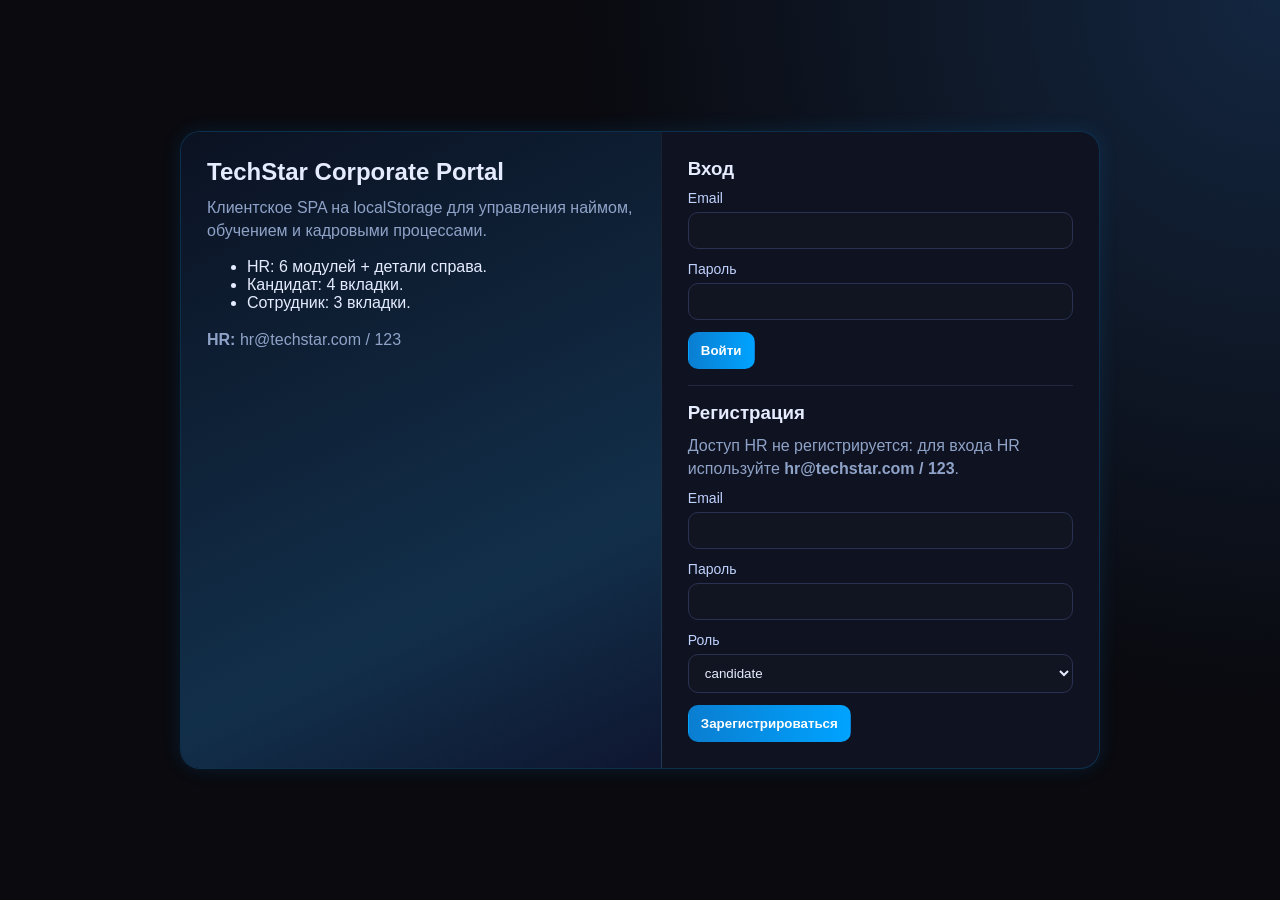
<file: index.html>
<!doctype html>
<html lang="ru">
<head>
  <meta charset="UTF-8" />
  <meta name="viewport" content="width=device-width, initial-scale=1.0" />
  <title>TechStar Portal</title>
  <style>
    :root {
      --bg: #0A0A0F;
      --panel: #121320;
      --panel-soft: #171A2A;
      --text: #E6ECFF;
      --muted: #8FA3C8;
      --neon: #00A3FF;
      --neon-soft: rgba(0, 163, 255, 0.2);
      --danger: #ef4444;
      --success: #22c55e;
      --warning: #f59e0b;
      --line: #23263D;
      --radius: 12px;
    }
    body.light-theme {
      --bg: #EEF4FF;
      --panel: #FFFFFF;
      --panel-soft: #F4F8FF;
      --text: #132038;
      --muted: #5A6F96;
      --neon: #1F6BFF;
      --neon-soft: rgba(31, 107, 255, 0.2);
      --line: #D7E1F2;
      background: radial-gradient(circle at top right, #DCEBFF 0%, var(--bg) 58%);
    }

    * { box-sizing: border-box; }

    body {
      margin: 0;
      font-family: Inter, Segoe UI, Arial, sans-serif;
      background: radial-gradient(circle at top right, #132640 0%, var(--bg) 45%);
      color: var(--text);
      min-height: 100vh;
    }

    .hidden { display: none !important; }
    .container { width: min(1280px, 96%); margin: 0 auto; }

    /* Auth */
    .auth-wrap { min-height: 100vh; display: flex; align-items: center; justify-content: center; padding: 24px; }
    .auth-card {
      width: min(920px, 100%);
      display: grid;
      grid-template-columns: 1.1fr 1fr;
      background: #0f1220;
      border: 1px solid var(--neon-soft);
      border-radius: 20px;
      box-shadow: 0 0 20px rgba(0, 163, 255, 0.12);
      overflow: hidden;
    }
    .auth-left {
      background: linear-gradient(155deg, #0b1222, #122f4a 70%, #0f1630);
      padding: 26px;
      border-right: 1px solid rgba(255,255,255,0.06);
    }
    .auth-right { padding: 26px; }

    h1, h2, h3, h4 { margin: 0 0 10px; }
    p { margin: 0 0 10px; color: var(--muted); line-height: 1.45; }
    hr { border: none; border-top: 1px solid var(--line); margin: 16px 0; }

    label { display: block; margin-bottom: 6px; font-size: 14px; color: #BFD2FF; }
    input, textarea, select {
      width: 100%;
      border: 1px solid #2B3251;
      border-radius: 10px;
      background: #111522;
      color: var(--text);
      padding: 10px 12px;
      outline: none;
    }
    input:focus, textarea:focus, select:focus {
      border-color: var(--neon);
      box-shadow: 0 0 0 3px var(--neon-soft);
    }
    textarea { resize: vertical; min-height: 84px; }

    button {
      border: 1px solid transparent;
      background: linear-gradient(90deg, #0A7ED1, #00A3FF);
      color: #fff;
      border-radius: 10px;
      padding: 10px 12px;
      cursor: pointer;
      font-weight: 600;
      transition: 0.2s;
    }
    button:hover { filter: brightness(1.08); transform: translateY(-1px); }
    .btn-outline { background: transparent; border-color: var(--neon); color: #88D4FF; }
    .btn-danger { background: linear-gradient(90deg, #b91c1c, #ef4444); }
    .btn-success { background: linear-gradient(90deg, #15803d, #22c55e); }
    .btn-warning { background: linear-gradient(90deg, #b45309, #f59e0b); }

    .actions { display: flex; gap: 8px; flex-wrap: wrap; }
    .form-group { margin-bottom: 12px; }

    /* Generic app shell */
    .topbar {
      margin: 14px 0;
      display: flex;
      align-items: center;
      justify-content: space-between;
      gap: 12px;
      background: var(--panel);
      border: 1px solid var(--line);
      border-radius: var(--radius);
      padding: 12px;
    }
    .topbar .badge {
      display: inline-block;
      border: 1px solid var(--neon-soft);
      color: #83CBFF;
      padding: 4px 10px;
      border-radius: 999px;
      font-size: 12px;
    }
    body.light-theme .topbar .badge { color: #1F6BFF; }
    .theme-toggle {
      width: 42px;
      height: 42px;
      border-radius: 999px;
      padding: 0;
      font-size: 20px;
      display: inline-flex;
      align-items: center;
      justify-content: center;
      background: #EAF0FF;
      border: 1px solid #BCD2FF;
      color: #1F6BFF;
      line-height: 1;
    }
    .theme-toggle:hover { transform: translateY(-1px) scale(1.02); }

    /* HR layout */
    .hr-layout {
      display: grid;
      grid-template-columns: 250px 1fr 360px;
      gap: 12px;
      min-height: calc(100vh - 120px);
      margin-bottom: 16px;
    }
    .panel {
      background: var(--panel);
      border: 1px solid var(--line);
      border-radius: var(--radius);
      padding: 12px;
      overflow: auto;
    }
    .menu-item {
      display: block;
      width: 100%;
      text-align: left;
      margin-bottom: 8px;
      background: #111626;
      border: 1px solid #20284a;
      color: var(--text);
    }
    .menu-item.active {
      border-color: var(--neon);
      box-shadow: 0 0 12px var(--neon-soft);
      color: #BFE7FF;
    }
    .detail-card {
      border: 1px solid #293556;
      border-radius: 10px;
      padding: 10px;
      margin-bottom: 8px;
      background: var(--panel-soft);
      cursor: pointer;
    }
    .detail-card.active { border-color: var(--neon); }
    body.light-theme .detail-card { background: #F7FAFF; }

    table { width: 100%; border-collapse: collapse; }
    th, td { border-bottom: 1px solid var(--line); padding: 8px; font-size: 14px; text-align: left; }
    th { color: #ADD5FF; font-size: 13px; }

    .pill {
      display: inline-block;
      padding: 3px 8px;
      border-radius: 999px;
      border: 1px solid #3A4F7A;
      background: #17213A;
      font-size: 12px;
      color: #96D5FF;
    }

    .tabs { display: flex; gap: 8px; flex-wrap: wrap; margin: 10px 0 14px; }
    .tab-btn { background: #13192D; border: 1px solid #2F3E63; }
    .tab-btn.active { border-color: var(--neon); color: #AEE2FF; box-shadow: 0 0 12px var(--neon-soft); }
    body.light-theme .tab-btn.active { color: #1F6BFF; }

    .grid { display: grid; gap: 10px; }
    .grid-2 { grid-template-columns: repeat(2, minmax(0, 1fr)); }
    .grid-3 { grid-template-columns: repeat(3, minmax(0, 1fr)); }

    .chart-row {
      background: #121B31;
      border: 1px solid #2C3A5F;
      border-radius: 10px;
      padding: 8px;
      margin-bottom: 8px;
    }
    .bar {
      height: 10px;
      border-radius: 999px;
      background: linear-gradient(90deg, #0A7ED1, #00A3FF);
    }

    .modal {
      position: fixed; inset: 0; background: rgba(2,5,11,0.75);
      display: none; align-items: center; justify-content: center; z-index: 10; padding: 16px;
    }
    .modal.open { display: flex; }
    .modal-box {
      width: min(900px, 100%);
      max-height: 92vh;
      overflow: auto;
      background: #0f1324;
      border: 1px solid var(--line);
      border-radius: 14px;
      padding: 16px;
    }
    body.light-theme .modal-box { background: #FFFFFF; }

    #hrDetailsToggle { display: none; margin-bottom: 8px; }

    @media (max-width: 1000px) {
      .hr-layout { grid-template-columns: 80px 1fr; }
      .menu-text, .logo-sub { display: none; }
      .menu-item { text-align: center; padding: 10px 0; }
      #hrDetails { display: none; }
      #hrDetailsToggle { display: inline-block; }
      #hrDetails.show-mobile {
        display: block;
        grid-column: 1 / -1;
      }
    }

    @media (max-width: 780px) {
      .auth-card { grid-template-columns: 1fr; }
      .grid-2, .grid-3 { grid-template-columns: 1fr; }
      .topbar { flex-direction: column; align-items: flex-start; }
      .hr-layout { grid-template-columns: 1fr; }
      #hrMenu { display: flex; gap: 8px; overflow: auto; }
      #hrMenu .menu-item { min-width: 140px; }
      .mobile-tabs-select { display: block; margin-bottom: 8px; }
      .tabs.collapse-mobile { display: none; }
    }
  </style>
</head>
<body>
  <section id="authSection" class="auth-wrap hidden">
    <div class="auth-card">
      <div class="auth-left">
        <h2>TechStar Corporate Portal</h2>
        <p>Клиентское SPA на localStorage для управления наймом, обучением и кадровыми процессами.</p>
        <ul>
          <li>HR: 6 модулей + детали справа.</li>
          <li>Кандидат: 4 вкладки.</li>
          <li>Сотрудник: 3 вкладки.</li>
        </ul>
        <p><strong>HR:</strong> hr@techstar.com / 123</p>
      </div>
      <div class="auth-right">
        <h3>Вход</h3>
        <form id="loginForm">
          <div class="form-group"><label>Email</label><input id="loginEmail" type="email" required></div>
          <div class="form-group"><label>Пароль</label><input id="loginPassword" type="password" required></div>
          <button type="submit">Войти</button>
        </form>
        <hr>
        <h3>Регистрация</h3>
        <p>Доступ HR не регистрируется: для входа HR используйте <strong>hr@techstar.com / 123</strong>.</p>
        <form id="registerForm">
          <div class="form-group"><label>Email</label><input id="regEmail" type="email" required></div>
          <div class="form-group"><label>Пароль</label><input id="regPassword" type="password" minlength="3" required></div>
          <div class="form-group">
            <label>Роль</label>
            <select id="regRole" required>
              <option value="candidate">candidate</option>
              <option value="employee">employee</option>
            </select>
          </div>
          <button type="submit">Зарегистрироваться</button>
        </form>
      </div>
    </div>
  </section>

  <section id="appSection" class="container hidden"></section>

  <div class="modal" id="mainModal">
    <div class="modal-box">
      <div class="actions" style="justify-content:space-between;align-items:center;margin-bottom:8px;">
        <h3 id="modalTitle">Окно</h3>
        <button class="btn-outline" onclick="closeModal()">Закрыть</button>
      </div>
      <div id="modalBody"></div>
    </div>
  </div>

  <script>
    const KEYS = {
      users: 'users', candidates: 'candidates', employees: 'employees', vacancies: 'vacancies', tests: 'tests', testResults: 'testResults', session: 'currentUser', theme: 'portalTheme'
    };

    const CANDIDATE_STATUSES = ['Новый', 'В рассмотрении', 'Собеседование', 'Тест назначен', 'Оффер', 'Принят на работу', 'Отказ'];
    const HR_MENU = ['Вакансии', 'Кандидаты', 'Статистика', 'Тесты', 'Сотрудники', 'Настройки'];

    const ui = {
      hrModule: 0,
      hrSelected: null,
      candidateTab: 0,
      employeeTab: 0,
      detailsOpenMobile: false
    };

    const uid = () => Math.floor(Date.now() + Math.random() * 100000);
    const now = () => new Date().toISOString();
    const formatDate = (v) => new Date(v).toLocaleDateString('ru-RU');
    const esc = (v = '') => String(v).replace(/[&<>'"]/g, ch => ({'&':'&amp;','<':'&lt;','>':'&gt;',"'":'&#39;','"':'&quot;'}[ch]));
    const getData = key => JSON.parse(localStorage.getItem(key) || '[]');
    const setData = (k, v) => localStorage.setItem(k, JSON.stringify(v));
    const getSession = () => JSON.parse(localStorage.getItem(KEYS.session) || 'null');
    const setSession = v => localStorage.setItem(KEYS.session, JSON.stringify(v));

    function initDemoData() {
      if (localStorage.getItem(KEYS.users)) return;

      const hr = { id: uid(), email: 'hr@techstar.com', password: '123', role: 'hr' };
      const cUsers = [
        { id: uid(), email: 'alex.smirnov@demo.com', password: '123', role: 'candidate' },
        { id: uid(), email: 'anna.kuznetsova@demo.com', password: '123', role: 'candidate' },
        { id: uid(), email: 'dmitry.popov@demo.com', password: '123', role: 'candidate' }
      ];
      const eUsers = [
        { id: uid(), email: 'irina.sokolova@demo.com', password: '123', role: 'employee' },
        { id: uid(), email: 'nikita.fedorov@demo.com', password: '123', role: 'employee' }
      ];

      setData(KEYS.users, [hr, ...cUsers, ...eUsers]);

      const vacancies = [
        { id: uid(), title: 'Frontend Engineer', status: 'Открыта', description: 'Разработка UI в продуктовой команде', requirements: 'JS, CSS, SPA', salary: '220000', createdAt: now(), closedAt: null },
        { id: uid(), title: 'Backend Engineer', status: 'Открыта', description: 'API и интеграции', requirements: 'Node.js, PostgreSQL', salary: '250000', createdAt: now(), closedAt: null },
        { id: uid(), title: 'HR Generalist', status: 'Пауза', description: 'Массовый и точечный найм', requirements: 'Опыт 2+ года', salary: '170000', createdAt: now(), closedAt: null }
      ];
      setData(KEYS.vacancies, vacancies);

      setData(KEYS.candidates, [
        {
          id: uid(), userId: cUsers[0].id, fullName: 'Алексей Смирнов', contacts: 'alex.smirnov@demo.com', desiredPosition: 'Frontend Engineer', status: 'В рассмотрении',
          experience: '2 года', education: 'СПбПУ, информатика', sourcing: 'LinkedIn', specialty: 'Web', skills: ['JavaScript', 'React'], educations: ['СПбПУ 2018-2022'], workPlaces: ['SoftByte (Junior Frontend)'],
          vacancyId: vacancies[0].id, assignedTests: [], createdAt: now(), updatedAt: now(), lockResume: true
        },
        {
          id: uid(), userId: cUsers[1].id, fullName: 'Анна Кузнецова', contacts: 'anna.kuznetsova@demo.com', desiredPosition: 'Backend Engineer', status: 'Тест назначен',
          experience: '3 года', education: 'ИТМО', sourcing: 'hh.ru', specialty: 'Backend', skills: ['Node.js', 'SQL'], educations: ['ИТМО 2017-2021'], workPlaces: ['CodeRiver (Backend Dev)'],
          vacancyId: vacancies[1].id, assignedTests: [], createdAt: now(), updatedAt: now(), lockResume: true
        },
        {
          id: uid(), userId: cUsers[2].id, fullName: 'Дмитрий Попов', contacts: 'dmitry.popov@demo.com', desiredPosition: 'HR Generalist', status: 'Новый',
          experience: '1.5 года', education: 'РАНХиГС', sourcing: 'Referral', specialty: 'HR', skills: ['Рекрутинг', 'Оценка'], educations: ['РАНХиГС 2016-2020'], workPlaces: ['PeopleDrive (Recruiter)'],
          vacancyId: vacancies[2].id, assignedTests: [], createdAt: now(), updatedAt: now(), lockResume: false
        },
        {
          id: uid(), userId: null, fullName: 'Елена Морозова', contacts: 'elena.m@mail.com', desiredPosition: 'Frontend Engineer', status: 'Собеседование',
          experience: '4 года', education: 'МФТИ', sourcing: 'Telegram', specialty: 'Frontend', skills: ['Vue', 'TypeScript'], educations: ['МФТИ 2014-2018'], workPlaces: ['BrightApps'],
          vacancyId: vacancies[0].id, assignedTests: [], createdAt: now(), updatedAt: now(), lockResume: true
        }
      ]);

      const tests = [
        {
          id: uid(), title: 'Tech Screening: Candidate', description: 'Базовый тест для кандидатов', category: 'candidate',
          questions: [
            { text: 'Что такое замыкание?', type: 'text', keyword: 'функц' },
            { text: 'Выберите примитивы JS', type: 'multi', options: ['string', 'number', 'object'], correct: ['string', 'number'] },
            { text: 'Какой метод для массивов создаёт новый массив?', type: 'single', options: ['map', 'push', 'sort'], correct: 'map' }
          ]
        },
        {
          id: uid(), title: 'Team Communication', description: 'Тест для сотрудников', category: 'employee',
          questions: [
            { text: 'Что важно в обратной связи?', type: 'text', keyword: 'конкрет' },
            { text: 'Выберите инструменты командной синхронизации', type: 'multi', options: ['daily standup', 'silent mode', 'retrospective'], correct: ['daily standup', 'retrospective'] }
          ]
        }
      ];
      setData(KEYS.tests, tests);

      const candidates = getData(KEYS.candidates);
      candidates[1].assignedTests = [tests[0].id];
      setData(KEYS.candidates, candidates);

      setData(KEYS.employees, [
        { id: uid(), userId: eUsers[0].id, fullName: 'Ирина Соколова', position: 'Product Manager', hireDate: now(), assignedTests: [tests[1].id] },
        { id: uid(), userId: eUsers[1].id, fullName: 'Никита Фёдоров', position: 'QA Engineer', hireDate: now(), assignedTests: [] }
      ]);

      setData(KEYS.testResults, []);
    }

    function getTheme() {
      return localStorage.getItem(KEYS.theme) || 'dark';
    }

    function applyTheme(theme) {
      document.body.classList.toggle('light-theme', theme === 'light');
    }

    function toggleTheme() {
      const next = getTheme() === 'light' ? 'dark' : 'light';
      localStorage.setItem(KEYS.theme, next);
      applyTheme(next);
      render();
    }
    window.toggleTheme = toggleTheme;

    function openModal(title, html) {
      document.getElementById('modalTitle').textContent = title;
      document.getElementById('modalBody').innerHTML = html;
      document.getElementById('mainModal').classList.add('open');
    }
    function closeModal() { document.getElementById('mainModal').classList.remove('open'); }
    window.closeModal = closeModal;

    function login(email, password) {
      const user = getData(KEYS.users).find(u => u.email.toLowerCase() === email.toLowerCase() && u.password === password);
      if (!user) return alert('Неверный email или пароль');
      setSession(user);
      render();
    }

    function register(email, password, role) {
      const users = getData(KEYS.users);
      if (!email || !password) return alert('Заполните email и пароль');
      if (role === 'hr') return alert('Роль hr доступна только преднастроенному пользователю');
      if (users.some(u => u.email.toLowerCase() === email.toLowerCase())) return alert('Пользователь уже существует');

      const user = { id: uid(), email, password, role };
      users.push(user);
      setData(KEYS.users, users);
      if (role === 'candidate') {
        const arr = getData(KEYS.candidates);
        arr.push({ id: uid(), userId: user.id, fullName: '', contacts: email, desiredPosition: '', status: 'Новый', experience: '', education: '', skills: [], educations: [], workPlaces: [], sourcing: '', specialty: '', vacancyId: null, assignedTests: [], createdAt: now(), updatedAt: now(), lockResume: false });
        setData(KEYS.candidates, arr);
      } else {
        const arr = getData(KEYS.employees);
        arr.push({ id: uid(), userId: user.id, fullName: '', position: 'Не назначена', hireDate: now(), assignedTests: [] });
        setData(KEYS.employees, arr);
      }
      alert('Регистрация успешна. Теперь выполните вход.');
    }

    function logout() {
      localStorage.removeItem(KEYS.session);
      render();
    }

    function render() {
      const auth = document.getElementById('authSection');
      const app = document.getElementById('appSection');
      const user = getSession();

      if (!user) {
        app.classList.add('hidden');
        auth.classList.remove('hidden');
        return;
      }

      auth.classList.add('hidden');
      app.classList.remove('hidden');

      if (user.role === 'hr') renderHr(user);
      if (user.role === 'candidate') renderCandidate(user);
      if (user.role === 'employee') renderEmployee(user);
    }

    function renderTopbar(user, subtitle) {
      const isLight = getTheme() === 'light';
      return `
        <div class="topbar">
          <div>
            <h3>TechStar Portal</h3>
            <p>${esc(user.email)} · <span class="badge">${esc(user.role)}</span> · ${esc(subtitle)}</p>
          </div>
          <div class="actions">
            <button class="theme-toggle" onclick="toggleTheme()" title="${isLight ? 'Включить тёмную тему' : 'Включить светлую тему'}" aria-label="${isLight ? 'Включить тёмную тему' : 'Включить светлую тему'}">${isLight ? '☾' : '☀'}</button>
            <button class="btn-danger" onclick="logout()">Выход</button>
          </div>
        </div>
      `;
    }

    /* HR */
    function renderHr(user) {
      const app = document.getElementById('appSection');
      const module = ui.hrModule;
      app.innerHTML = `
        ${renderTopbar(user, 'HR-панель')}
        <button id="hrDetailsToggle" class="btn-outline" onclick="toggleHrDetails()">Показать детали</button>
        <div class="hr-layout">
          <aside id="hrMenu" class="panel">
            <h3>TechStar</h3>
            <p class="logo-sub">Управление персоналом</p>
            ${HR_MENU.map((item, i) => `<button class="menu-item ${module===i?'active':''}" onclick="setHrModule(${i})"><span class="menu-text">${item}</span>${window.innerWidth<=1000?'📌':''}</button>`).join('')}
          </aside>
          <main id="hrMain" class="panel">${renderHrMain(module)}</main>
          <aside id="hrDetails" class="panel ${ui.detailsOpenMobile ? 'show-mobile' : ''}">${renderHrDetails(module)}</aside>
        </div>
      `;
    }

    function setHrModule(i) { ui.hrModule = i; ui.hrSelected = null; render(); }
    function toggleHrDetails() { ui.detailsOpenMobile = !ui.detailsOpenMobile; render(); }
    window.setHrModule = setHrModule;
    window.toggleHrDetails = toggleHrDetails;
    window.logout = logout;

    function renderHrMain(module) {
      if (module === 0) return hrVacanciesMain();
      if (module === 1) return hrCandidatesMain();
      if (module === 2) return hrStatsMain();
      if (module === 3) return hrTestsMain();
      if (module === 4) return hrEmployeesMain();
      return hrSettingsMain();
    }

    function renderHrDetails(module) {
      if (module === 0) return hrVacancyDetails();
      if (module === 1) return hrCandidateDetails();
      if (module === 2) return '<h4>Детали статистики</h4><p>Графики обновляются автоматически на основе localStorage.</p>';
      if (module === 3) return hrTestDetails();
      if (module === 4) return hrEmployeeDetails();
      return '<h4>Профиль HR</h4><p>Изменения данных сохраняются локально.</p>';
    }

    /* HR: Vacancies */
    function hrVacanciesMain() {
      const list = getData(KEYS.vacancies);
      return `
        <div class="actions" style="justify-content:space-between;align-items:center;"><h3>Вакансии</h3><button onclick="openVacancyModal()">Создать вакансию</button></div>
        ${list.map(v => `
          <div class="detail-card ${ui.hrSelected===v.id?'active':''}" onclick="selectHrItem(${v.id})">
            <strong>${esc(v.title)}</strong>
            <p><span class="pill">${esc(v.status)}</span> · ${formatDate(v.createdAt)}</p>
            <p>${esc(v.description)}</p>
          </div>
        `).join('') || '<p>Нет вакансий.</p>'}
      `;
    }

    function hrVacancyDetails() {
      const list = getData(KEYS.vacancies);
      const v = list.find(x => x.id === ui.hrSelected);
      if (!v) return '<h4>Детали вакансии</h4><p>Выберите вакансию из списка.</p>';
      return `
        <h4>Редактирование вакансии</h4>
        <form onsubmit="saveVacancy(event, ${v.id})">
          <div class="form-group"><label>Название</label><input name="title" value="${esc(v.title)}" required></div>
          <div class="form-group"><label>Статус</label><select name="status"><option ${v.status==='Открыта'?'selected':''}>Открыта</option><option ${v.status==='Пауза'?'selected':''}>Пауза</option><option ${v.status==='Закрыта'?'selected':''}>Закрыта</option></select></div>
          <div class="form-group"><label>Описание</label><textarea name="description" required>${esc(v.description)}</textarea></div>
          <div class="form-group"><label>Требования</label><textarea name="requirements" required>${esc(v.requirements)}</textarea></div>
          <div class="form-group"><label>Зарплата</label><input name="salary" value="${esc(v.salary)}" required></div>
          <div class="actions"><button type="submit">Сохранить</button><button type="button" class="btn-danger" onclick="deleteVacancy(${v.id})">Удалить</button></div>
        </form>
      `;
    }

    function openVacancyModal() {
      openModal('Новая вакансия', `
        <form onsubmit="createVacancy(event)">
          <div class="form-group"><label>Название</label><input name="title" required></div>
          <div class="form-group"><label>Описание</label><textarea name="description" required></textarea></div>
          <div class="form-group"><label>Требования</label><textarea name="requirements" required></textarea></div>
          <div class="form-group"><label>Зарплата</label><input name="salary" required></div>
          <button type="submit">Создать</button>
        </form>
      `);
    }

    function createVacancy(e) {
      e.preventDefault();
      const fd = Object.fromEntries(new FormData(e.target).entries());
      const arr = getData(KEYS.vacancies);
      arr.push({ id: uid(), ...fd, status: 'Открыта', createdAt: now(), closedAt: null });
      setData(KEYS.vacancies, arr);
      closeModal();
      render();
    }

    function saveVacancy(e, id) {
      e.preventDefault();
      const data = Object.fromEntries(new FormData(e.target).entries());
      const arr = getData(KEYS.vacancies);
      const idx = arr.findIndex(v => v.id === id);
      if (idx < 0) return;
      if (arr[idx].status !== 'Закрыта' && data.status === 'Закрыта') arr[idx].closedAt = now();
      arr[idx] = { ...arr[idx], ...data };
      setData(KEYS.vacancies, arr);
      render();
    }

    function deleteVacancy(id) {
      if (!confirm('Удалить вакансию?')) return;
      setData(KEYS.vacancies, getData(KEYS.vacancies).filter(v => v.id !== id));
      ui.hrSelected = null;
      render();
    }

    window.openVacancyModal = openVacancyModal;
    window.createVacancy = createVacancy;
    window.saveVacancy = saveVacancy;
    window.deleteVacancy = deleteVacancy;

    /* HR: Candidates */
    function hrCandidatesMain() {
      const source = getData(KEYS.candidates).filter(c => c.status !== 'Принят на работу');
      const candidates = source.slice(0, Math.max(0, source.length - 2));
      const search = (document.getElementById('candSearch')?.value || '').toLowerCase();
      const statusFilter = document.getElementById('candFilter')?.value || 'all';
      const rows = candidates.filter(c => {
        const byStatus = statusFilter === 'all' || c.status === statusFilter;
        const bySearch = !search || `${c.fullName} ${c.desiredPosition}`.toLowerCase().includes(search);
        return byStatus && bySearch;
      });

      return `
        <div class="actions" style="justify-content:space-between;align-items:center;">
          <h3>Кандидаты</h3>
          <button onclick="openCandidateModal()">Добавить кандидата</button>
        </div>
        <p>Показываются все анкеты, кроме двух последних добавленных.</p>
        <div class="grid grid-2" style="margin-bottom:8px;">
          <input id="candSearch" placeholder="Поиск по ФИО/должности" oninput="render()" value="${esc(search)}">
          <select id="candFilter" onchange="render()">
            <option value="all">Все статусы</option>
            ${CANDIDATE_STATUSES.map(s => `<option value="${s}" ${s===statusFilter?'selected':''}>${s}</option>`).join('')}
          </select>
        </div>
        ${rows.map(c => `<div class="detail-card ${ui.hrSelected===c.id?'active':''}" onclick="selectHrItem(${c.id})"><strong>${esc(c.fullName || 'Без имени')}</strong><p>${esc(c.desiredPosition || '-')} · <span class="pill">${esc(c.status)}</span></p></div>`).join('') || '<p>Нет кандидатов.</p>'}
      `;
    }

    function hrCandidateDetails() {
      const c = getData(KEYS.candidates).find(x => x.id === ui.hrSelected);
      if (!c) return '<h4>Карточка кандидата</h4><p>Выберите кандидата.</p>';
      const tests = getData(KEYS.tests).filter(t => t.category === 'candidate');
      const vacancies = getData(KEYS.vacancies);
      return `
        <h4>${esc(c.fullName || 'Кандидат')}</h4>
        <p>Создан: ${formatDate(c.createdAt)} · Обновлён: ${formatDate(c.updatedAt)}</p>
        <form onsubmit="saveCandidateDetail(event, ${c.id})">
          <div class="form-group"><label>Статус</label><select name="status">${CANDIDATE_STATUSES.map(s => `<option ${s===c.status?'selected':''}>${s}</option>`).join('')}</select></div>
          <div class="form-group"><label>Стаж</label><input name="experience" value="${esc(c.experience||'')}"></div>
          <div class="form-group"><label>Образование</label><input name="education" value="${esc(c.education||'')}"></div>
          <div class="form-group"><label>Направление подбора</label><input name="sourcing" value="${esc(c.sourcing||'')}"></div>
          <div class="form-group"><label>Специальность</label><input name="specialty" value="${esc(c.specialty||'')}"></div>
          <div class="form-group"><label>Навыки (через ;)</label><input name="skills" value="${esc((c.skills||[]).join('; '))}"></div>
          <div class="form-group"><label>Образование (таблица, через ;)</label><input name="educations" value="${esc((c.educations||[]).join('; '))}"></div>
          <div class="form-group"><label>Места работы (через ;)</label><input name="workPlaces" value="${esc((c.workPlaces||[]).join('; '))}"></div>
          <div class="form-group"><label>Вакансия</label><select name="vacancyId"><option value="">Не выбрана</option>${vacancies.map(v => `<option value="${v.id}" ${c.vacancyId===v.id?'selected':''}>${esc(v.title)}</option>`).join('')}</select></div>
          <div class="form-group"><label>Назначить тестирование</label><select name="assignedTests" multiple size="4">${tests.map(t => `<option value="${t.id}" ${(c.assignedTests||[]).includes(t.id)?'selected':''}>${esc(t.title)}</option>`).join('')}</select></div>
          <div class="actions">
            <button type="submit">Сохранить</button>
            <button type="button" class="btn-success" onclick="hireCandidate(${c.id})">Принять на работу</button>
          </div>
        </form>
        <hr>
        <h4>Переписка / приложения</h4>
        <div class="tabs"><span class="pill">Переписка по E-mail (заглушка)</span><span class="pill">Переписка в мессенджерах (заглушка)</span><span class="pill">Приложения (заглушка)</span></div>
      `;
    }

    function openCandidateModal() {
      const vacancies = getData(KEYS.vacancies);
      openModal('Добавить кандидата', `
        <form onsubmit="createCandidate(event)">
          <div class="grid grid-2">
            <div class="form-group"><label>ФИО</label><input name="fullName" required></div>
            <div class="form-group"><label>Контакты</label><input name="contacts" required></div>
          </div>
          <div class="grid grid-2">
            <div class="form-group"><label>Желаемая должность</label><input name="desiredPosition" required></div>
            <div class="form-group"><label>Вакансия</label><select name="vacancyId"><option value="">Не выбрана</option>${vacancies.map(v => `<option value="${v.id}">${esc(v.title)}</option>`).join('')}</select></div>
          </div>
          <button type="submit">Сохранить</button>
        </form>
      `);
    }

    function createCandidate(e) {
      e.preventDefault();
      const fd = Object.fromEntries(new FormData(e.target).entries());
      const arr = getData(KEYS.candidates);
      arr.push({ id: uid(), userId: null, fullName: fd.fullName, contacts: fd.contacts, desiredPosition: fd.desiredPosition, status: 'Новый', experience: '', education: '', skills: [], educations: [], workPlaces: [], sourcing: '', specialty: '', vacancyId: Number(fd.vacancyId) || null, assignedTests: [], createdAt: now(), updatedAt: now(), lockResume: true });
      setData(KEYS.candidates, arr);
      closeModal();
      render();
    }

    function saveCandidateDetail(e, id) {
      e.preventDefault();
      const arr = getData(KEYS.candidates);
      const idx = arr.findIndex(c => c.id === id);
      if (idx < 0) return;
      const f = e.target;
      arr[idx] = {
        ...arr[idx],
        status: f.status.value,
        experience: f.experience.value,
        education: f.education.value,
        sourcing: f.sourcing.value,
        specialty: f.specialty.value,
        skills: f.skills.value.split(';').map(s => s.trim()).filter(Boolean),
        educations: f.educations.value.split(';').map(s => s.trim()).filter(Boolean),
        workPlaces: f.workPlaces.value.split(';').map(s => s.trim()).filter(Boolean),
        vacancyId: Number(f.vacancyId.value) || null,
        assignedTests: Array.from(f.assignedTests.selectedOptions).map(o => Number(o.value)),
        updatedAt: now(),
        lockResume: true
      };
      setData(KEYS.candidates, arr);
      render();
    }

    function hireCandidate(candidateId) {
      const candidates = getData(KEYS.candidates);
      const users = getData(KEYS.users);
      const employees = getData(KEYS.employees);
      const idx = candidates.findIndex(c => c.id === candidateId);
      if (idx < 0) return;
      const c = candidates[idx];
      c.status = 'Принят на работу';
      c.updatedAt = now();

      if (c.userId) {
        const uIdx = users.findIndex(u => u.id === c.userId);
        if (uIdx >= 0) users[uIdx].role = 'employee';
      }

      employees.push({
        id: uid(),
        userId: c.userId || uid(),
        fullName: c.fullName,
        position: c.desiredPosition || 'Сотрудник',
        hireDate: now(),
        assignedTests: []
      });

      setData(KEYS.users, users);
      setData(KEYS.employees, employees);
      setData(KEYS.candidates, candidates.filter(x => x.id !== candidateId));
      ui.hrSelected = null;
      alert('Кандидат принят на работу. Роль пользователя обновлена (если была связка userId).');
      render();
    }

    window.openCandidateModal = openCandidateModal;
    window.createCandidate = createCandidate;
    window.saveCandidateDetail = saveCandidateDetail;
    window.hireCandidate = hireCandidate;

    /* HR: stats */
    function hrStatsMain() {
      const candidates = getData(KEYS.candidates);
      const results = getData(KEYS.testResults);
      const tests = getData(KEYS.tests);
      const employees = getData(KEYS.employees);

      const maxCount = Math.max(1, ...CANDIDATE_STATUSES.map(s => candidates.filter(c => c.status===s).length));
      const candidateUserIds = candidates.map(c => c.userId).filter(Boolean);
      const candidateResults = results.filter(r => candidateUserIds.includes(r.userId));
      const avgCandidate = candidateResults.length ? (candidateResults.reduce((a,b)=>a+b.score,0)/candidateResults.length).toFixed(1) : '0';
      const employeeResults = results.filter(r => tests.some(t => t.id===r.testId && t.category==='employee'));
      const passed = employeeResults.filter(r => r.score >= 60).length;
      const failed = employeeResults.filter(r => r.score < 60).length;
      const closedVacancies = getData(KEYS.vacancies).filter(v => v.status === 'Закрыта' && v.closedAt);
      const avgCloseDays = closedVacancies.length ? (closedVacancies.reduce((acc, v) => acc + (new Date(v.closedAt) - new Date(v.createdAt))/(1000*3600*24), 0)/closedVacancies.length).toFixed(1) : '—';

      return `
        <h3>Статистика</h3>
        <div class="panel" style="margin-bottom:8px;">
          <h4>Количество кандидатов по статусам</h4>
          ${CANDIDATE_STATUSES.map(s => {
            const count = candidates.filter(c => c.status===s).length;
            const width = Math.round((count / maxCount) * 100);
            return `<div class="chart-row"><div style="display:flex;justify-content:space-between;"><span>${s}</span><strong>${count}</strong></div><div class="bar" style="width:${width}%;"></div></div>`;
          }).join('')}
        </div>
        <div class="grid grid-2">
          <div class="panel"><h4>Средний балл кандидатов</h4><p style="font-size:28px;color:#98D9FF;">${avgCandidate}%</p></div>
          <div class="panel"><h4>Сотрудники: прошли / не прошли</h4><p style="font-size:24px;">${passed} / ${failed}</p><p>Всего сотрудников: ${employees.length}</p></div>
        </div>
        <div class="panel" style="margin-top:8px;"><h4>Среднее время закрытия вакансии</h4><p>${avgCloseDays === '—' ? 'Заглушка: пока нет закрытых вакансий' : `${avgCloseDays} дн.`}</p></div>
      `;
    }

    /* HR: tests */
    function hrTestsMain() {
      const tests = getData(KEYS.tests);
      return `
        <div class="actions" style="justify-content:space-between;align-items:center;"><h3>Тесты</h3><button onclick="openTestModal()">Создать тест</button></div>
        ${tests.map(t => `<div class="detail-card ${ui.hrSelected===t.id?'active':''}" onclick="selectHrItem(${t.id})"><strong>${esc(t.title)}</strong><p>${esc(t.description)}</p><p><span class="pill">${t.category==='candidate'?'для кандидатов':'для сотрудников'}</span> · ${t.questions.length} вопросов</p></div>`).join('') || '<p>Нет тестов.</p>'}
      `;
    }

    function hrTestDetails() {
      const t = getData(KEYS.tests).find(x => x.id === ui.hrSelected);
      if (!t) return '<h4>Детали теста</h4><p>Выберите тест.</p>';
      return `
        <h4>Редактирование теста</h4>
        <form onsubmit="updateTest(event, ${t.id})">
          <div class="form-group"><label>Название</label><input name="title" value="${esc(t.title)}" required></div>
          <div class="form-group"><label>Описание</label><textarea name="description" required>${esc(t.description)}</textarea></div>
          <div class="form-group"><label>Категория</label><select name="category"><option value="candidate" ${t.category==='candidate'?'selected':''}>кандидаты</option><option value="employee" ${t.category==='employee'?'selected':''}>сотрудники</option></select></div>
          <p>Вопросы: ${t.questions.length}. Для полной переработки удалите и создайте заново.</p>
          <div class="actions"><button type="submit">Сохранить</button><button type="button" class="btn-danger" onclick="removeTest(${t.id})">Удалить</button></div>
        </form>
      `;
    }

    function openTestModal() {
      openModal('Создание теста', `
        <form onsubmit="createTest(event)">
          <div class="form-group"><label>Название</label><input name="title" required></div>
          <div class="form-group"><label>Описание</label><textarea name="description" required></textarea></div>
          <div class="form-group"><label>Категория</label><select name="category"><option value="candidate">кандидаты</option><option value="employee">сотрудники</option></select></div>
          <div id="questionBuilder"></div>
          <div class="actions"><button type="button" class="btn-outline" onclick="addQuestionRow()">+ Вопрос</button><button type="submit">Сохранить</button></div>
        </form>
      `);
      addQuestionRow();
    }

    function addQuestionRow(seed = null) {
      const root = document.getElementById('questionBuilder');
      if (!root) return;
      const row = document.createElement('div');
      row.className = 'detail-card';
      row.innerHTML = `
        <div class="form-group"><label>Текст вопроса</label><input name="q_text" value="${esc(seed?.text || '')}" required></div>
        <div class="form-group"><label>Тип</label><select name="q_type"><option value="single" ${seed?.type==='single'?'selected':''}>single</option><option value="multi" ${seed?.type==='multi'?'selected':''}>multi</option><option value="text" ${seed?.type==='text'?'selected':''}>text</option></select></div>
        <div class="form-group"><label>Варианты через ; (необязательно для text)</label><input name="q_options" value="${esc((seed?.options||[]).join('; '))}"></div>
        <div class="form-group"><label>Правильный ответ (для multi через ;, для text ключевое слово)</label><input name="q_correct" value="${esc(Array.isArray(seed?.correct)?seed.correct.join('; '):(seed?.correct || seed?.keyword || ''))}" required></div>
        <button type="button" class="btn-danger" onclick="this.parentElement.remove()">Удалить</button>
      `;
      root.appendChild(row);
    }

    function createTest(e) {
      e.preventDefault();
      const form = e.target;
      const title = form.title.value.trim();
      const description = form.description.value.trim();
      const category = form.category.value;
      const qRows = Array.from(form.querySelectorAll('#questionBuilder .detail-card'));
      if (!qRows.length) return alert('Добавьте вопросы');
      const questions = qRows.map(row => {
        const text = row.querySelector('[name="q_text"]').value.trim();
        const type = row.querySelector('[name="q_type"]').value;
        const options = row.querySelector('[name="q_options"]').value.split(';').map(v => v.trim()).filter(Boolean);
        const raw = row.querySelector('[name="q_correct"]').value.trim();
        if (type === 'text') return { text, type, keyword: raw.toLowerCase() };
        if (type === 'multi') return { text, type, options, correct: raw.split(';').map(v => v.trim()).filter(Boolean) };
        return { text, type, options, correct: raw };
      });

      const tests = getData(KEYS.tests);
      tests.push({ id: uid(), title, description, category, questions });
      setData(KEYS.tests, tests);
      closeModal();
      render();
    }

    function updateTest(e, id) {
      e.preventDefault();
      const arr = getData(KEYS.tests);
      const idx = arr.findIndex(t => t.id === id);
      if (idx < 0) return;
      arr[idx] = { ...arr[idx], ...Object.fromEntries(new FormData(e.target).entries()) };
      setData(KEYS.tests, arr);
      render();
    }

    function removeTest(id) {
      if (!confirm('Удалить тест?')) return;
      setData(KEYS.tests, getData(KEYS.tests).filter(t => t.id !== id));
      ui.hrSelected = null;
      render();
    }

    window.openTestModal = openTestModal;
    window.addQuestionRow = addQuestionRow;
    window.createTest = createTest;
    window.updateTest = updateTest;
    window.removeTest = removeTest;

    /* HR employees */
    function hrEmployeesMain() {
      const employees = getData(KEYS.employees);
      const posFilter = document.getElementById('empFilter')?.value || 'all';
      const unique = [...new Set(employees.map(e => e.position || 'Не назначена'))];
      const rows = employees.filter(e => posFilter === 'all' || e.position === posFilter);
      return `
        <h3>Сотрудники</h3>
        <div class="form-group"><label>Фильтр по должности</label><select id="empFilter" onchange="render()"><option value="all">Все</option>${unique.map(p => `<option ${p===posFilter?'selected':''}>${esc(p)}</option>`).join('')}</select></div>
        ${rows.map(e => `<div class="detail-card ${ui.hrSelected===e.id?'active':''}" onclick="selectHrItem(${e.id})"><strong>${esc(e.fullName || 'Без имени')}</strong><p>${esc(e.position)} · ${formatDate(e.hireDate)}</p></div>`).join('') || '<p>Нет сотрудников</p>'}
      `;
    }

    function hrEmployeeDetails() {
      const e = getData(KEYS.employees).find(x => x.id === ui.hrSelected);
      if (!e) return '<h4>Профиль сотрудника</h4><p>Выберите сотрудника.</p>';
      const user = getData(KEYS.users).find(u => u.id === e.userId);
      const results = getData(KEYS.testResults).filter(r => r.userId === e.userId);
      return `
        <h4>${esc(e.fullName || 'Сотрудник')}</h4>
        <p>Email: ${esc(user?.email || 'n/a')}</p>
        <p>Должность: ${esc(e.position)}</p>
        <p>Дата приёма: ${formatDate(e.hireDate)}</p>
        <h4>История тестов</h4>
        <table><thead><tr><th>Тест</th><th>Баллы</th><th>Дата</th></tr></thead><tbody>
          ${results.map(r => `<tr><td>${esc((getData(KEYS.tests).find(t => t.id === r.testId)?.title) || '—')}</td><td>${r.score}%</td><td>${formatDate(r.date)}</td></tr>`).join('') || '<tr><td colspan="3">Нет результатов</td></tr>'}
        </tbody></table>
      `;
    }

    /* HR settings */
    function hrSettingsMain() {
      const user = getSession();
      return `
        <h3>Настройки</h3>
        <p>Email: <strong>${esc(user.email)}</strong></p>
        <p>Роль: <strong>${esc(user.role)}</strong></p>
        <button class="btn-danger" onclick="resetStorage()">Сбросить все данные</button>
      `;
    }

    function resetStorage() {
      if (!confirm('Очистить localStorage и пересоздать демо-данные?')) return;
      localStorage.clear();
      initDemoData();
      localStorage.removeItem(KEYS.session);
      render();
    }
    window.resetStorage = resetStorage;

    function selectHrItem(id) { ui.hrSelected = id; render(); }
    window.selectHrItem = selectHrItem;

    /* Candidate panel */
    function renderCandidate(user) {
      const app = document.getElementById('appSection');
      app.innerHTML = `
        ${renderTopbar(user, 'Панель кандидата')}
        ${renderTabs(['Моё резюме','Тестирование','О компании','Курсы'], ui.candidateTab, 'setCandidateTab')}
        <div class="panel">${candidateContent(user)}</div>
      `;
    }

    function setCandidateTab(i) { ui.candidateTab = i; render(); }
    window.setCandidateTab = setCandidateTab;

    function candidateContent(user) {
      if (ui.candidateTab === 0) return candidateResume(user);
      if (ui.candidateTab === 1) return candidateTests(user);
      if (ui.candidateTab === 2) return `<h3>О компании</h3><p>TechStar разрабатывает цифровые продукты для корпоративного сектора.</p><p>Миссия: раскрывать потенциал людей и технологий.</p><p>Контакты: hr@techstar.com · +7 (800) 700-77-77</p>`;
      return candidateCourses(user);
    }

    function candidateResume(user) {
      const arr = getData(KEYS.candidates);
      const idx = arr.findIndex(c => c.userId === user.id);
      if (idx < 0) return '<p>Профиль кандидата не найден.</p>';
      const c = arr[idx];
      const locked = !!c.lockResume || !['Новый', 'В рассмотрении'].includes(c.status);
      return `
        <h3>Моё резюме</h3>
        <p>Статус: <span class="pill">${esc(c.status)}</span></p>
        <form onsubmit="saveCandidateResume(event)" ${locked ? 'style="opacity:.75;"' : ''}>
          <div class="grid grid-2">
            <div class="form-group"><label>ФИО</label><input name="fullName" value="${esc(c.fullName || '')}" ${locked?'disabled':''} required></div>
            <div class="form-group"><label>Контакты</label><input name="contacts" value="${esc(c.contacts || '')}" ${locked?'disabled':''} required></div>
          </div>
          <div class="form-group"><label>Желаемая должность</label><input name="desiredPosition" value="${esc(c.desiredPosition || '')}" ${locked?'disabled':''} required></div>
          <div class="form-group"><label>Опыт</label><textarea name="experience" ${locked?'disabled':''}>${esc(c.experience || '')}</textarea></div>
          <div class="form-group"><label>Образование</label><textarea name="education" ${locked?'disabled':''}>${esc(c.education || '')}</textarea></div>
          <div class="form-group"><label>Навыки (через ;)</label><input name="skills" value="${esc((c.skills || []).join('; '))}" ${locked?'disabled':''}></div>
          <button type="submit" ${locked?'disabled':''}>Отправить резюме</button>
        </form>
        ${locked ? '<p>Редактирование заблокировано после отправки или смены статуса HR.</p>' : ''}
      `;
    }

    function saveCandidateResume(e) {
      e.preventDefault();
      const user = getSession();
      const arr = getData(KEYS.candidates);
      const idx = arr.findIndex(c => c.userId === user.id);
      if (idx < 0) return;
      const fd = Object.fromEntries(new FormData(e.target).entries());
      arr[idx] = {
        ...arr[idx],
        ...fd,
        skills: fd.skills.split(';').map(s => s.trim()).filter(Boolean),
        updatedAt: now(),
        status: ['Новый'].includes(arr[idx].status) ? 'В рассмотрении' : arr[idx].status,
        lockResume: true
      };
      setData(KEYS.candidates, arr);
      alert('Резюме отправлено');
      render();
    }
    window.saveCandidateResume = saveCandidateResume;

    function candidateTests(user) {
      const c = getData(KEYS.candidates).find(x => x.userId === user.id);
      if (!c) return '<p>Профиль не найден.</p>';
      const all = getData(KEYS.tests);
      const assigned = all.filter(t => (c.assignedTests || []).includes(t.id));
      const results = getData(KEYS.testResults).filter(r => r.userId === user.id);
      const access = ['Тест назначен', 'Собеседование', 'Оффер', 'В рассмотрении'].includes(c.status);
      return `
        <h3>Тестирование</h3>
        ${!access ? '<p>Доступ к тестированию ограничен текущим статусом.</p>' : ''}
        ${assigned.map(t => {
          const done = results.some(r => r.testId === t.id);
          return `<div class="detail-card"><strong>${esc(t.title)}</strong><p>${esc(t.description)}</p>${done ? '<p>Пройден</p>' : (access ? `<button onclick="startTest(${t.id})">Пройти</button>` : '')}</div>`;
        }).join('') || '<p>Тесты не назначены.</p>'}
        <h4>История</h4>
        <table><thead><tr><th>Тест</th><th>Балл</th><th>Дата</th></tr></thead><tbody>
          ${results.map(r => `<tr><td>${esc((all.find(t => t.id===r.testId)?.title)||'—')}</td><td>${r.score}%</td><td>${formatDate(r.date)}</td></tr>`).join('') || '<tr><td colspan="3">Нет результатов</td></tr>'}
        </tbody></table>
      `;
    }

    function candidateCourses(user) {
      const key = `readCourses_${user.id}`;
      const read = JSON.parse(localStorage.getItem(key) || '[]');
      const courses = [
        { id: 'c1', title: 'Онбординг в TechStar', text: 'Короткий курс о ценностях и процессах.' },
        { id: 'c2', title: 'Эффективная коммуникация', text: 'Практики общения в распределённых командах.' },
        { id: 'c3', title: 'Безопасность данных', text: 'Основы безопасной работы с корпоративными данными.' }
      ];
      return `
        <h3>Курсы</h3>
        ${courses.map(c => `<div class="detail-card"><strong>${c.title}</strong><p>${c.text}</p><button class="${read.includes(c.id)?'btn-success':'btn-outline'}" onclick="toggleCourseRead('${c.id}')">${read.includes(c.id)?'Прочитано':'Отметить прочитанным'}</button></div>`).join('')}
      `;
    }

    function toggleCourseRead(id) {
      const user = getSession();
      const key = `readCourses_${user.id}`;
      let read = JSON.parse(localStorage.getItem(key) || '[]');
      read = read.includes(id) ? read.filter(x => x !== id) : [...read, id];
      localStorage.setItem(key, JSON.stringify(read));
      render();
    }
    window.toggleCourseRead = toggleCourseRead;

    /* Employee panel */
    function renderEmployee(user) {
      const app = document.getElementById('appSection');
      app.innerHTML = `
        ${renderTopbar(user, 'Панель сотрудника')}
        ${renderTabs(['Личный кабинет','Тесты','Результаты'], ui.employeeTab, 'setEmployeeTab')}
        <div class="panel">${employeeContent(user)}</div>
      `;
    }

    function setEmployeeTab(i) { ui.employeeTab = i; render(); }
    window.setEmployeeTab = setEmployeeTab;

    function employeeContent(user) {
      if (ui.employeeTab === 0) return employeeCabinet(user);
      if (ui.employeeTab === 1) return employeeTests(user);
      return employeeResults(user);
    }

    function employeeCabinet(user) {
      const emp = getData(KEYS.employees).find(e => e.userId === user.id);
      const results = getData(KEYS.testResults).filter(r => r.userId === user.id);
      return `
        <h3>Личный кабинет</h3>
        <p><strong>ФИО:</strong> ${esc(emp?.fullName || 'Не заполнено')}</p>
        <p><strong>Должность:</strong> ${esc(emp?.position || 'Не назначена')}</p>
        <p><strong>Дата приёма:</strong> ${emp ? formatDate(emp.hireDate) : '—'}</p>
        <p><strong>Email:</strong> ${esc(user.email)}</p>
        <h4>История тестов</h4>
        <table><thead><tr><th>Тест</th><th>Баллы</th><th>Дата</th></tr></thead><tbody>
          ${results.map(r => `<tr><td>${esc((getData(KEYS.tests).find(t => t.id===r.testId)?.title)||'—')}</td><td>${r.score}%</td><td>${formatDate(r.date)}</td></tr>`).join('') || '<tr><td colspan="3">Нет результатов</td></tr>'}
        </tbody></table>
      `;
    }

    function employeeTests(user) {
      const tests = getData(KEYS.tests).filter(t => t.category === 'employee');
      const emp = getData(KEYS.employees).find(e => e.userId === user.id);
      const allowedIds = (emp?.assignedTests && emp.assignedTests.length) ? emp.assignedTests : tests.map(t => t.id);
      const available = tests.filter(t => allowedIds.includes(t.id));
      const results = getData(KEYS.testResults).filter(r => r.userId === user.id);
      return `
        <h3>Тесты повышения квалификации</h3>
        ${available.map(t => {
          const done = results.some(r => r.testId === t.id);
          return `<div class="detail-card"><strong>${esc(t.title)}</strong><p>${esc(t.description)}</p>${done ? '<p>Уже пройден</p>' : `<button onclick="startTest(${t.id})">Пройти</button>`}</div>`;
        }).join('') || '<p>Нет доступных тестов</p>'}
      `;
    }

    function employeeResults(user) {
      const rows = getData(KEYS.testResults).filter(r => r.userId === user.id);
      return `
        <div class="actions" style="justify-content:space-between;align-items:center;"><h3>Результаты</h3><button class="btn-outline" onclick="alert('Сертификат будет доступен в следующей версии')">Скачать сертификат</button></div>
        <table><thead><tr><th>Тест</th><th>Дата</th><th>Балл</th></tr></thead><tbody>
          ${rows.map(r => `<tr><td>${esc((getData(KEYS.tests).find(t => t.id===r.testId)?.title)||'—')}</td><td>${formatDate(r.date)}</td><td>${r.score}%</td></tr>`).join('') || '<tr><td colspan="3">Пока пусто</td></tr>'}
        </tbody></table>
      `;
    }

    /* Shared tests runner */
    function startTest(testId) {
      const test = getData(KEYS.tests).find(t => t.id === testId);
      if (!test) return;
      openModal(`Тест: ${test.title}`, `
        <form onsubmit="submitTest(event, ${test.id})">
          ${test.questions.map((q, i) => `
            <div class="detail-card">
              <strong>${i + 1}. ${esc(q.text)}</strong>
              <div style="margin-top:8px;">${questionInput(q, i)}</div>
            </div>
          `).join('')}
          <button type="submit">Завершить тест</button>
        </form>
      `);
    }

    function questionInput(q, i) {
      if (q.type === 'text') return `<input name="q_${i}" required placeholder="Ваш ответ">`;
      if (q.type === 'single') return q.options.map(o => `<label><input type="radio" name="q_${i}" value="${esc(o)}" required> ${esc(o)}</label><br>`).join('');
      return q.options.map(o => `<label><input type="checkbox" name="q_${i}" value="${esc(o)}"> ${esc(o)}</label><br>`).join('');
    }

    function submitTest(e, testId) {
      e.preventDefault();
      const user = getSession();
      const test = getData(KEYS.tests).find(t => t.id === testId);
      if (!test) return;
      let correct = 0;
      const answers = {};

      test.questions.forEach((q, i) => {
        if (q.type === 'text') {
          const val = (e.target[`q_${i}`]?.value || '').trim().toLowerCase();
          answers[`q_${i}`] = val;
          if (val.includes((q.keyword || '').toLowerCase())) correct += 1;
        } else if (q.type === 'single') {
          const val = e.target[`q_${i}`]?.value || '';
          answers[`q_${i}`] = val;
          if (val === q.correct) correct += 1;
        } else {
          const vals = Array.from(e.target.querySelectorAll(`input[name='q_${i}']:checked`)).map(x => x.value).sort();
          answers[`q_${i}`] = vals;
          if (JSON.stringify(vals) === JSON.stringify((q.correct || []).slice().sort())) correct += 1;
        }
      });

      const score = Math.round((correct / test.questions.length) * 100);
      const results = getData(KEYS.testResults).filter(r => !(r.userId === user.id && r.testId === testId));
      results.push({ id: uid(), userId: user.id, testId, score, answers, date: now() });
      setData(KEYS.testResults, results);
      alert(`Результат: ${score}%`);
      closeModal();
      render();
    }

    window.startTest = startTest;
    window.submitTest = submitTest;

    function renderTabs(items, active, fnName) {
      const opts = items.map((item, i) => `<option value="${i}" ${i===active?'selected':''}>${item}</option>`).join('');
      return `
        <select class="mobile-tabs-select" onchange="${fnName}(Number(this.value))">${opts}</select>
        <div class="tabs collapse-mobile">${items.map((item, i) => `<button class="tab-btn ${i===active?'active':''}" onclick="${fnName}(${i})">${item}</button>`).join('')}</div>
      `;
    }

    document.getElementById('loginForm').addEventListener('submit', (e) => {
      e.preventDefault();
      login(document.getElementById('loginEmail').value.trim(), document.getElementById('loginPassword').value);
    });

    document.getElementById('registerForm').addEventListener('submit', (e) => {
      e.preventDefault();
      register(document.getElementById('regEmail').value.trim(), document.getElementById('regPassword').value, document.getElementById('regRole').value);
    });

    applyTheme(getTheme());
    initDemoData();
    render();
  </script>
</body>
</html>
</file>
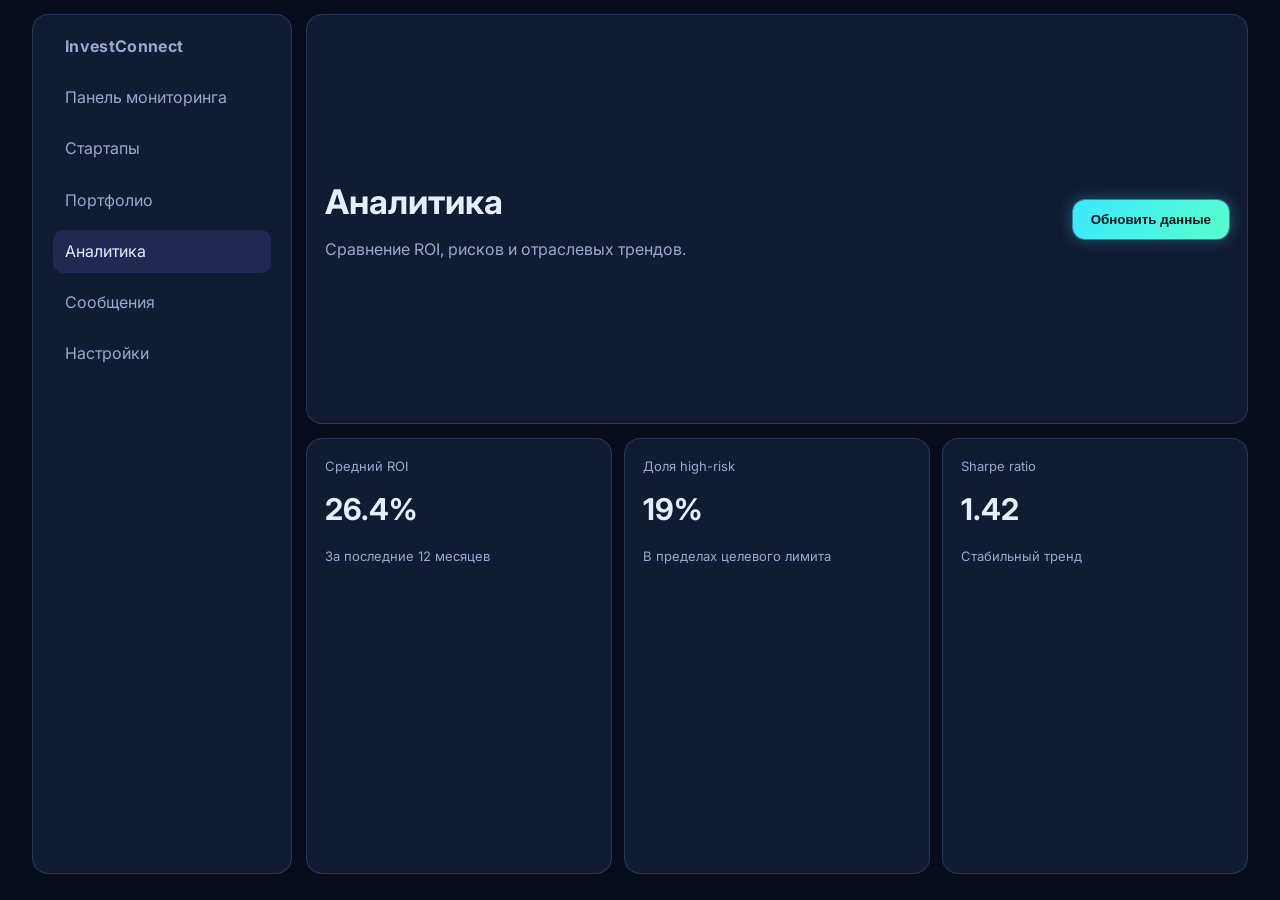
<file: analytics.html>
<!DOCTYPE html>
<html lang="ru">
<head>
  <meta charset="UTF-8" />
  <meta name="viewport" content="width=device-width, initial-scale=1.0" />
  <title>InvestConnect — Аналитика</title>
  <link rel="preconnect" href="https://fonts.googleapis.com" />
  <link rel="preconnect" href="https://fonts.gstatic.com" crossorigin />
  <link href="https://fonts.googleapis.com/css2?family=Inter:wght@400;500;600;700&display=swap" rel="stylesheet" />
  <link rel="stylesheet" href="styles.css" />
</head>
<body class="dashboard-body">
  <div class="dashboard-layout">
    <aside class="sidebar card">
      <a class="brand" href="index.html">InvestConnect</a>
      <nav>
        <a class="nav-glow" href="dashboard.html">Панель мониторинга</a>
        <a class="nav-glow" href="marketplace.html">Стартапы</a>
        <a class="nav-glow" href="portfolio.html">Портфолио</a>
        <a class="active nav-glow" href="analytics.html">Аналитика</a>
        <a class="nav-glow" href="messages.html">Сообщения</a>
        <a class="nav-glow" href="settings.html">Настройки</a>
      </nav>
    </aside>

    <main class="dashboard-main">
      <header class="dashboard-top card page-header-row">
        <div>
          <h2>Аналитика</h2>
          <p class="lead">Сравнение ROI, рисков и отраслевых трендов.</p>
        </div>
        <button class="btn btn-primary glow-btn" type="button">Обновить данные</button>
      </header>
      <section class="kpi-row">
        <article class="card"><p>Средний ROI</p><h3>26.4%</h3><span>За последние 12 месяцев</span></article>
        <article class="card"><p>Доля high-risk</p><h3>19%</h3><span>В пределах целевого лимита</span></article>
        <article class="card"><p>Sharpe ratio</p><h3>1.42</h3><span>Стабильный тренд</span></article>
      </section>
    </main>
  </div>
</body>
</html>
</file>
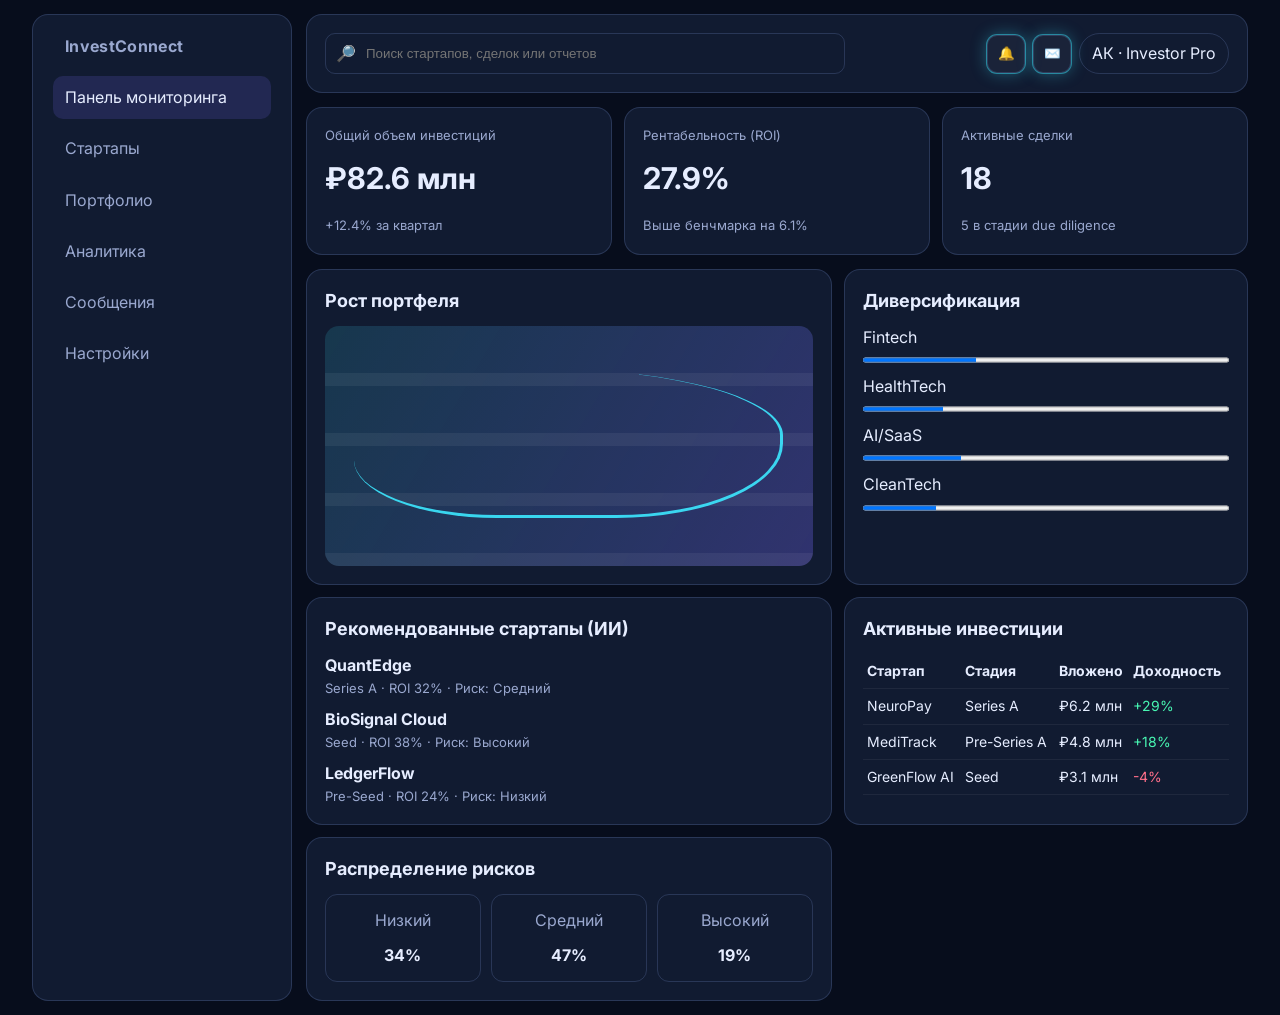
<file: dashboard.html>
<!DOCTYPE html>
<html lang="ru">
<head>
  <meta charset="UTF-8" />
  <meta name="viewport" content="width=device-width, initial-scale=1.0" />
  <title>InvestConnect — Панель инвестора</title>
  <link rel="preconnect" href="https://fonts.googleapis.com" />
  <link rel="preconnect" href="https://fonts.gstatic.com" crossorigin />
  <link href="https://fonts.googleapis.com/css2?family=Inter:wght@400;500;600;700&display=swap" rel="stylesheet" />
  <link rel="stylesheet" href="styles.css" />
</head>
<body class="dashboard-body">
  <div class="dashboard-layout">
    <aside class="sidebar card">
      <a class="brand" href="index.html">InvestConnect</a>
      <nav>
        <a class="active nav-glow" href="dashboard.html">Панель мониторинга</a>
        <a class="nav-glow" href="marketplace.html">Стартапы</a>
        <a class="nav-glow" href="portfolio.html">Портфолио</a>
        <a class="nav-glow" href="analytics.html">Аналитика</a>
        <a class="nav-glow" href="messages.html">Сообщения</a>
        <a class="nav-glow" href="settings.html">Настройки</a>
      </nav>
    </aside>

    <main class="dashboard-main">
      <header class="dashboard-top card">
        <label class="search-wrap">
          <span>🔎</span>
          <input type="search" placeholder="Поиск стартапов, сделок или отчетов" />
        </label>
        <div class="top-actions">
          <button class="icon-btn glow-btn" type="button" data-toggle-btn aria-pressed="false">🔔</button>
          <button class="icon-btn glow-btn" type="button" data-toggle-btn aria-pressed="false">✉️</button>
          <div class="profile-pill">АК · Investor Pro</div>
        </div>
      </header>

      <section class="kpi-row">
        <article class="card"><p>Общий объем инвестиций</p><h3>₽82.6 млн</h3><span>+12.4% за квартал</span></article>
        <article class="card"><p>Рентабельность (ROI)</p><h3>27.9%</h3><span>Выше бенчмарка на 6.1%</span></article>
        <article class="card"><p>Активные сделки</p><h3>18</h3><span>5 в стадии due diligence</span></article>
      </section>

      <section class="dashboard-grid">
        <article class="card">
          <h3>Рост портфеля</h3>
          <div class="line-chart chart-large"></div>
        </article>

        <article class="card">
          <h3>Диверсификация</h3>
          <div class="mini-bars">
            <div><span>Fintech</span><progress max="100" value="31"></progress></div>
            <div><span>HealthTech</span><progress max="100" value="22"></progress></div>
            <div><span>AI/SaaS</span><progress max="100" value="27"></progress></div>
            <div><span>CleanTech</span><progress max="100" value="20"></progress></div>
          </div>
        </article>

        <article class="card">
          <h3>Рекомендованные стартапы (ИИ)</h3>
          <ul class="stack-list">
            <li><strong>QuantEdge</strong><span>Series A · ROI 32% · Риск: Средний</span></li>
            <li><strong>BioSignal Cloud</strong><span>Seed · ROI 38% · Риск: Высокий</span></li>
            <li><strong>LedgerFlow</strong><span>Pre-Seed · ROI 24% · Риск: Низкий</span></li>
          </ul>
        </article>

        <article class="card">
          <h3>Активные инвестиции</h3>
          <table>
            <thead><tr><th>Стартап</th><th>Стадия</th><th>Вложено</th><th>Доходность</th></tr></thead>
            <tbody>
              <tr><td>NeuroPay</td><td>Series A</td><td>₽6.2 млн</td><td class="pos">+29%</td></tr>
              <tr><td>MediTrack</td><td>Pre-Series A</td><td>₽4.8 млн</td><td class="pos">+18%</td></tr>
              <tr><td>GreenFlow AI</td><td>Seed</td><td>₽3.1 млн</td><td class="neg">-4%</td></tr>
            </tbody>
          </table>
        </article>

        <article class="card">
          <h3>Распределение рисков</h3>
          <div class="risk-grid">
            <div><p>Низкий</p><strong>34%</strong></div>
            <div><p>Средний</p><strong>47%</strong></div>
            <div><p>Высокий</p><strong>19%</strong></div>
          </div>
        </article>
      </section>
    </main>
  </div>

  <script>
    document.querySelectorAll('[data-toggle-btn]').forEach((button) => {
      button.addEventListener('click', () => {
        const isPressed = button.getAttribute('aria-pressed') === 'true';
        button.setAttribute('aria-pressed', String(!isPressed));
      });
    });
  </script>
</body>
</html>
</file>
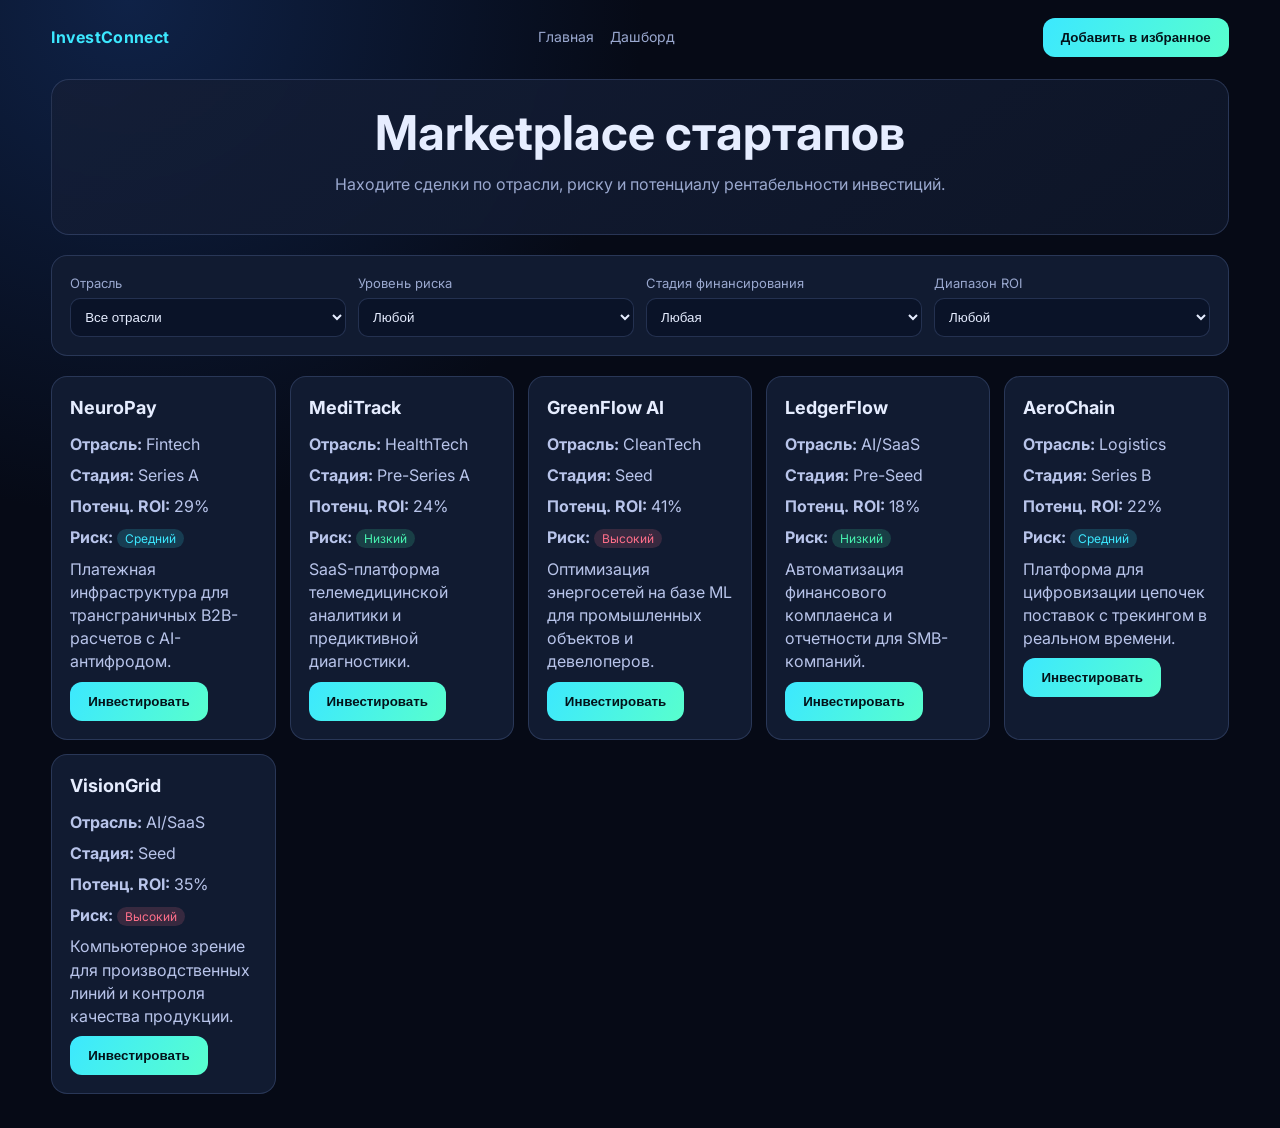
<file: marketplace.html>
<!DOCTYPE html>
<html lang="ru">
<head>
  <meta charset="UTF-8" />
  <meta name="viewport" content="width=device-width, initial-scale=1.0" />
  <title>InvestConnect — Startup Marketplace</title>
  <link rel="preconnect" href="https://fonts.googleapis.com" />
  <link rel="preconnect" href="https://fonts.gstatic.com" crossorigin />
  <link href="https://fonts.googleapis.com/css2?family=Inter:wght@400;500;600;700&display=swap" rel="stylesheet" />
  <link rel="stylesheet" href="styles.css" />
</head>
<body>
  <div class="shell">
    <header class="top-nav marketplace-header">
      <a class="brand" href="index.html">InvestConnect</a>
      <nav>
        <a href="index.html">Главная</a>
        <a href="dashboard.html">Дашборд</a>
      </nav>
      <button class="btn btn-primary" data-action="favorite-page">Добавить в избранное</button>
    </header>

    <section class="market-hero panel">
      <h1>Marketplace стартапов</h1>
      <p>Находите сделки по отрасли, риску и потенциалу рентабельности инвестиций.</p>
    </section>

    <section class="filters panel card">
      <div>
        <label>Отрасль</label>
        <select>
          <option>Все отрасли</option>
          <option>Fintech</option>
          <option>HealthTech</option>
          <option>AI/SaaS</option>
          <option>CleanTech</option>
        </select>
      </div>
      <div>
        <label>Уровень риска</label>
        <select>
          <option>Любой</option>
          <option>Низкий</option>
          <option>Средний</option>
          <option>Высокий</option>
        </select>
      </div>
      <div>
        <label>Стадия финансирования</label>
        <select>
          <option>Любая</option>
          <option>Pre-Seed</option>
          <option>Seed</option>
          <option>Series A</option>
          <option>Series B</option>
        </select>
      </div>
      <div>
        <label>Диапазон ROI</label>
        <select>
          <option>Любой</option>
          <option>До 15%</option>
          <option>15–30%</option>
          <option>30%+</option>
        </select>
      </div>
    </section>

    <section class="startup-grid market-grid">
      <article class="startup-card card">
        <h3>NeuroPay</h3>
        <p><strong>Отрасль:</strong> Fintech</p>
        <p><strong>Стадия:</strong> Series A</p>
        <p><strong>Потенц. ROI:</strong> 29%</p>
        <p><strong>Риск:</strong> <span class="risk risk-mid">Средний</span></p>
        <p>Платежная инфраструктура для трансграничных B2B-расчетов с AI-антифродом.</p>
        <button class="btn btn-primary" data-action="invest" data-startup="NeuroPay">Инвестировать</button>
      </article>

      <article class="startup-card card">
        <h3>MediTrack</h3>
        <p><strong>Отрасль:</strong> HealthTech</p>
        <p><strong>Стадия:</strong> Pre-Series A</p>
        <p><strong>Потенц. ROI:</strong> 24%</p>
        <p><strong>Риск:</strong> <span class="risk risk-low">Низкий</span></p>
        <p>SaaS-платформа телемедицинской аналитики и предиктивной диагностики.</p>
        <button class="btn btn-primary" data-action="invest" data-startup="MediTrack">Инвестировать</button>
      </article>

      <article class="startup-card card">
        <h3>GreenFlow AI</h3>
        <p><strong>Отрасль:</strong> CleanTech</p>
        <p><strong>Стадия:</strong> Seed</p>
        <p><strong>Потенц. ROI:</strong> 41%</p>
        <p><strong>Риск:</strong> <span class="risk risk-high">Высокий</span></p>
        <p>Оптимизация энергосетей на базе ML для промышленных объектов и девелоперов.</p>
        <button class="btn btn-primary" data-action="invest" data-startup="GreenFlow AI">Инвестировать</button>
      </article>

      <article class="startup-card card">
        <h3>LedgerFlow</h3>
        <p><strong>Отрасль:</strong> AI/SaaS</p>
        <p><strong>Стадия:</strong> Pre-Seed</p>
        <p><strong>Потенц. ROI:</strong> 18%</p>
        <p><strong>Риск:</strong> <span class="risk risk-low">Низкий</span></p>
        <p>Автоматизация финансового комплаенса и отчетности для SMB-компаний.</p>
        <button class="btn btn-primary" data-action="invest" data-startup="LedgerFlow">Инвестировать</button>
      </article>

      <article class="startup-card card">
        <h3>AeroChain</h3>
        <p><strong>Отрасль:</strong> Logistics</p>
        <p><strong>Стадия:</strong> Series B</p>
        <p><strong>Потенц. ROI:</strong> 22%</p>
        <p><strong>Риск:</strong> <span class="risk risk-mid">Средний</span></p>
        <p>Платформа для цифровизации цепочек поставок с трекингом в реальном времени.</p>
        <button class="btn btn-primary" data-action="invest" data-startup="AeroChain">Инвестировать</button>
      </article>

      <article class="startup-card card">
        <h3>VisionGrid</h3>
        <p><strong>Отрасль:</strong> AI/SaaS</p>
        <p><strong>Стадия:</strong> Seed</p>
        <p><strong>Потенц. ROI:</strong> 35%</p>
        <p><strong>Риск:</strong> <span class="risk risk-high">Высокий</span></p>
        <p>Компьютерное зрение для производственных линий и контроля качества продукции.</p>
        <button class="btn btn-primary" data-action="invest" data-startup="VisionGrid">Инвестировать</button>
      </article>
    </section>
  </div>
  <div id="app-toast" class="app-toast" role="status" aria-live="polite"></div>
  <script src="app.js"></script>
</body>
</html>
</file>
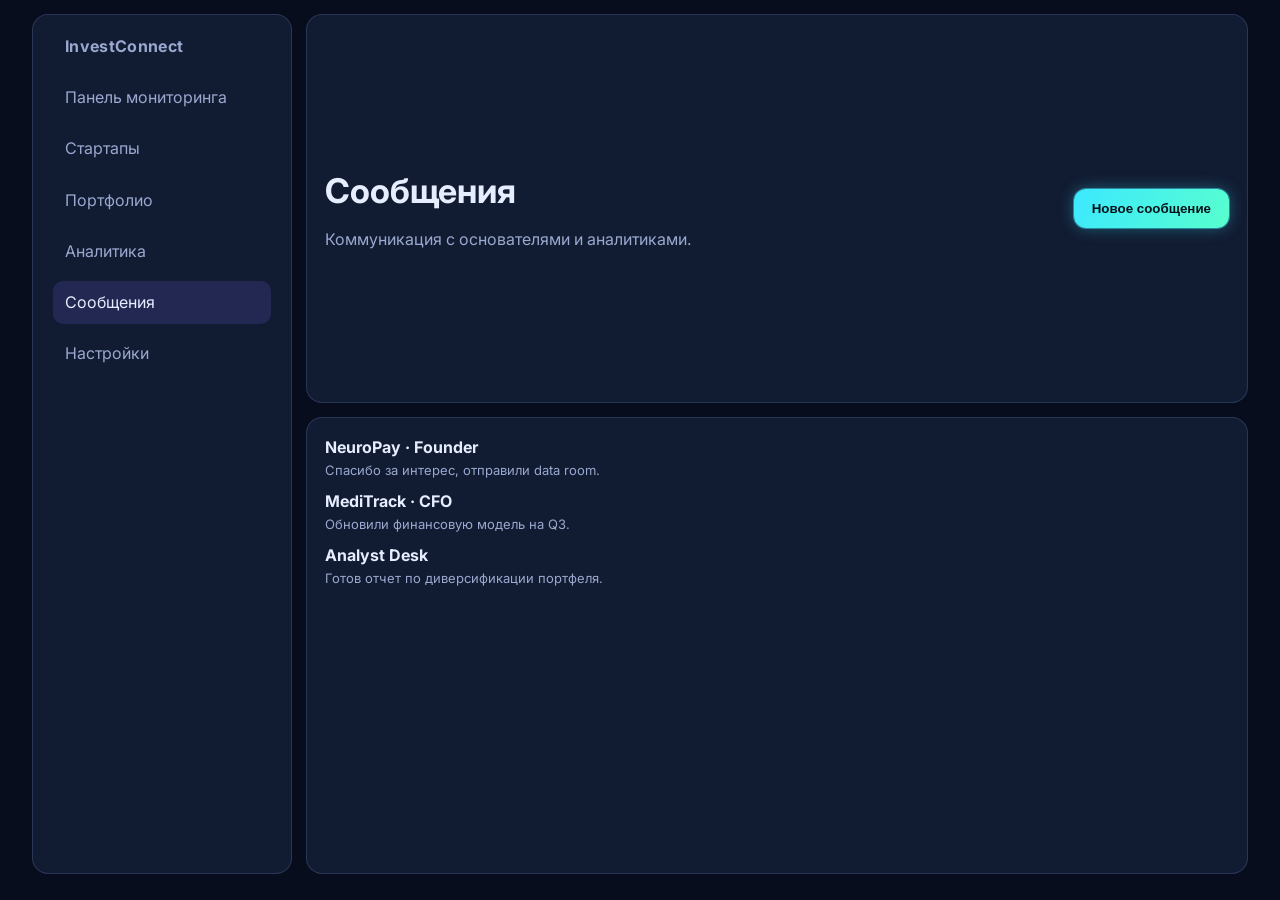
<file: messages.html>
<!DOCTYPE html>
<html lang="ru">
<head>
  <meta charset="UTF-8" />
  <meta name="viewport" content="width=device-width, initial-scale=1.0" />
  <title>InvestConnect — Сообщения</title>
  <link rel="preconnect" href="https://fonts.googleapis.com" />
  <link rel="preconnect" href="https://fonts.gstatic.com" crossorigin />
  <link href="https://fonts.googleapis.com/css2?family=Inter:wght@400;500;600;700&display=swap" rel="stylesheet" />
  <link rel="stylesheet" href="styles.css" />
</head>
<body class="dashboard-body">
  <div class="dashboard-layout">
    <aside class="sidebar card">
      <a class="brand" href="index.html">InvestConnect</a>
      <nav>
        <a class="nav-glow" href="dashboard.html">Панель мониторинга</a>
        <a class="nav-glow" href="marketplace.html">Стартапы</a>
        <a class="nav-glow" href="portfolio.html">Портфолио</a>
        <a class="nav-glow" href="analytics.html">Аналитика</a>
        <a class="active nav-glow" href="messages.html">Сообщения</a>
        <a class="nav-glow" href="settings.html">Настройки</a>
      </nav>
    </aside>

    <main class="dashboard-main">
      <header class="dashboard-top card page-header-row">
        <div>
          <h2>Сообщения</h2>
          <p class="lead">Коммуникация с основателями и аналитиками.</p>
        </div>
        <button class="btn btn-primary glow-btn" type="button">Новое сообщение</button>
      </header>
      <section class="card">
        <ul class="stack-list">
          <li><strong>NeuroPay · Founder</strong><span>Спасибо за интерес, отправили data room.</span></li>
          <li><strong>MediTrack · CFO</strong><span>Обновили финансовую модель на Q3.</span></li>
          <li><strong>Analyst Desk</strong><span>Готов отчет по диверсификации портфеля.</span></li>
        </ul>
      </section>
    </main>
  </div>
</body>
</html>
</file>
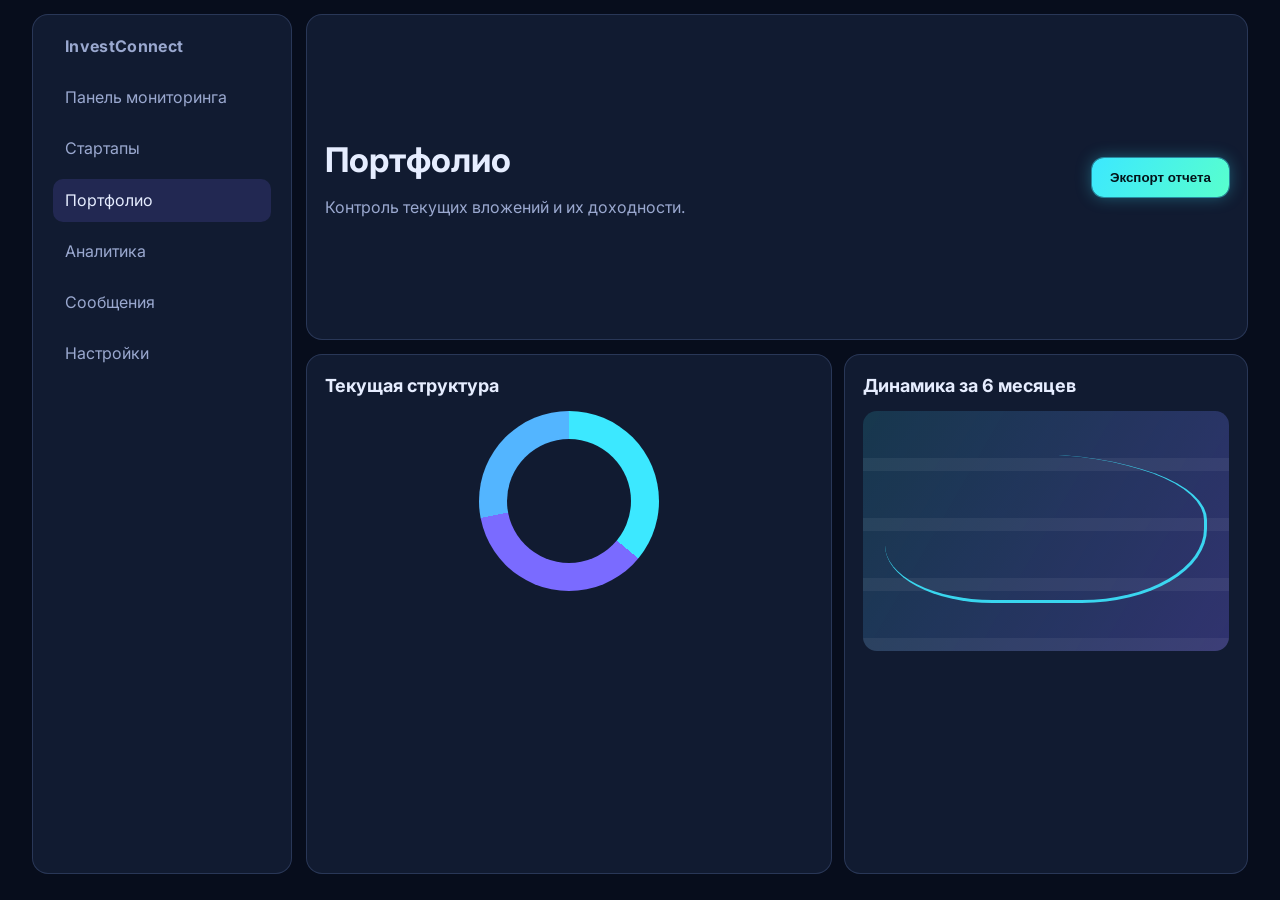
<file: portfolio.html>
<!DOCTYPE html>
<html lang="ru">
<head>
  <meta charset="UTF-8" />
  <meta name="viewport" content="width=device-width, initial-scale=1.0" />
  <title>InvestConnect — Портфолио</title>
  <link rel="preconnect" href="https://fonts.googleapis.com" />
  <link rel="preconnect" href="https://fonts.gstatic.com" crossorigin />
  <link href="https://fonts.googleapis.com/css2?family=Inter:wght@400;500;600;700&display=swap" rel="stylesheet" />
  <link rel="stylesheet" href="styles.css" />
</head>
<body class="dashboard-body">
  <div class="dashboard-layout">
    <aside class="sidebar card">
      <a class="brand" href="index.html">InvestConnect</a>
      <nav>
        <a class="nav-glow" href="dashboard.html">Панель мониторинга</a>
        <a class="nav-glow" href="marketplace.html">Стартапы</a>
        <a class="active nav-glow" href="portfolio.html">Портфолио</a>
        <a class="nav-glow" href="analytics.html">Аналитика</a>
        <a class="nav-glow" href="messages.html">Сообщения</a>
        <a class="nav-glow" href="settings.html">Настройки</a>
      </nav>
    </aside>

    <main class="dashboard-main">
      <header class="dashboard-top card page-header-row">
        <div>
          <h2>Портфолио</h2>
          <p class="lead">Контроль текущих вложений и их доходности.</p>
        </div>
        <button class="btn btn-primary glow-btn" type="button">Экспорт отчета</button>
      </header>
      <section class="dashboard-grid">
        <article class="card">
          <h3>Текущая структура</h3>
          <div class="donut"></div>
        </article>
        <article class="card">
          <h3>Динамика за 6 месяцев</h3>
          <div class="line-chart chart-large"></div>
        </article>
      </section>
    </main>
  </div>
</body>
</html>
</file>
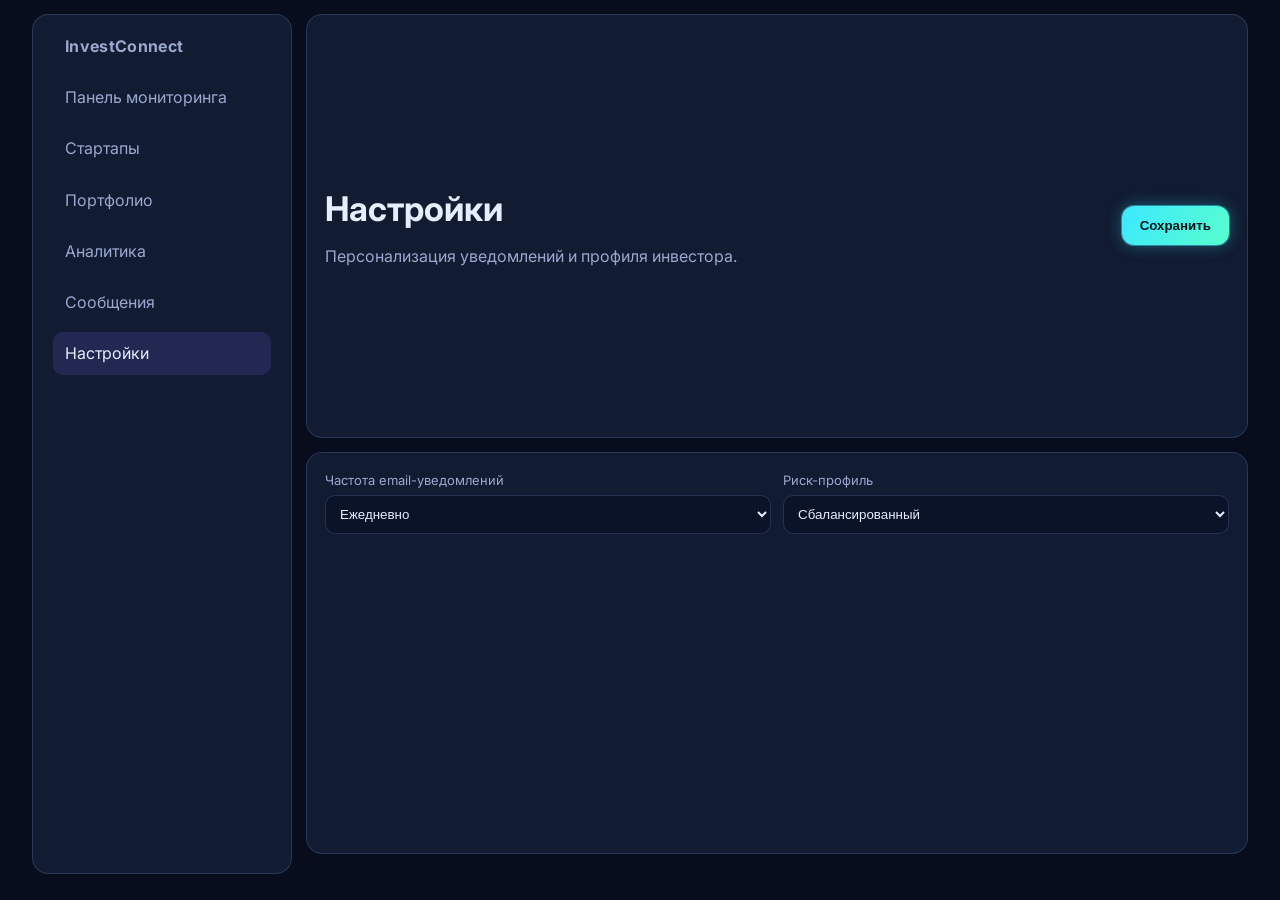
<file: settings.html>
<!DOCTYPE html>
<html lang="ru">
<head>
  <meta charset="UTF-8" />
  <meta name="viewport" content="width=device-width, initial-scale=1.0" />
  <title>InvestConnect — Настройки</title>
  <link rel="preconnect" href="https://fonts.googleapis.com" />
  <link rel="preconnect" href="https://fonts.gstatic.com" crossorigin />
  <link href="https://fonts.googleapis.com/css2?family=Inter:wght@400;500;600;700&display=swap" rel="stylesheet" />
  <link rel="stylesheet" href="styles.css" />
</head>
<body class="dashboard-body">
  <div class="dashboard-layout">
    <aside class="sidebar card">
      <a class="brand" href="index.html">InvestConnect</a>
      <nav>
        <a class="nav-glow" href="dashboard.html">Панель мониторинга</a>
        <a class="nav-glow" href="marketplace.html">Стартапы</a>
        <a class="nav-glow" href="portfolio.html">Портфолио</a>
        <a class="nav-glow" href="analytics.html">Аналитика</a>
        <a class="nav-glow" href="messages.html">Сообщения</a>
        <a class="active nav-glow" href="settings.html">Настройки</a>
      </nav>
    </aside>

    <main class="dashboard-main">
      <header class="dashboard-top card page-header-row">
        <div>
          <h2>Настройки</h2>
          <p class="lead">Персонализация уведомлений и профиля инвестора.</p>
        </div>
        <button class="btn btn-primary glow-btn" type="button">Сохранить</button>
      </header>
      <section class="filters panel card">
        <div>
          <label>Частота email-уведомлений</label>
          <select>
            <option>Ежедневно</option>
            <option>Еженедельно</option>
            <option>Только важные</option>
          </select>
        </div>
        <div>
          <label>Риск-профиль</label>
          <select>
            <option>Сбалансированный</option>
            <option>Консервативный</option>
            <option>Агрессивный</option>
          </select>
        </div>
      </section>
    </main>
  </div>
</body>
</html>
</file>
<file: styles.css>
:root {
  --bg: #060a16;
  --panel: #0f1629;
  --card: #111b31;
  --text: #e6edff;
  --muted: #9aa8cf;
  --primary: #3ce8ff;
  --secondary: #7a6bff;
  --success: #48f6b2;
  --danger: #ff6f8a;
  --border: rgba(123, 147, 212, 0.23);
}

* { box-sizing: border-box; }

body {
  margin: 0;
  background: radial-gradient(circle at 10% 0%, #0f2247 0%, transparent 32%), var(--bg);
  color: var(--text);
  font-family: "Inter", system-ui, -apple-system, sans-serif;
  line-height: 1.45;
}

a { color: inherit; text-decoration: none; }

.shell {
  width: min(1180px, 92vw);
  margin: 0 auto;
}

.bg-glow {
  position: fixed;
  width: 320px;
  height: 320px;
  filter: blur(84px);
  opacity: 0.28;
  pointer-events: none;
  z-index: -1;
}

.bg-glow-1 { top: 40px; left: -120px; background: var(--secondary); }
.bg-glow-2 { right: -120px; bottom: 60px; background: var(--primary); }

.top-nav {
  display: flex;
  align-items: center;
  justify-content: space-between;
  gap: 14px;
  padding: 22px 0;
}

.top-nav nav {
  display: flex;
  gap: 16px;
  color: var(--muted);
  font-size: 14px;
}

.brand {
  font-weight: 700;
  letter-spacing: 0.02em;
  color: var(--primary);
}

.panel {
  margin-bottom: 20px;
  padding: 26px;
  background: linear-gradient(145deg, rgba(20, 30, 55, 0.92), rgba(14, 22, 40, 0.95));
  border: 1px solid var(--border);
  border-radius: 18px;
  backdrop-filter: blur(3px);
}

.card {
  background: var(--card);
  border: 1px solid var(--border);
  border-radius: 16px;
  padding: 18px;
}

h1, h2, h3, p { margin: 0 0 12px; }
h1 { font-size: clamp(30px, 4.2vw, 48px); line-height: 1.14; }
h2 { font-size: clamp(24px, 3vw, 34px); }
h3 { font-size: 18px; }

.lead { color: var(--muted); max-width: 680px; }

.badge {
  display: inline-block;
  margin-bottom: 14px;
  border: 1px solid rgba(60, 232, 255, 0.38);
  color: var(--primary);
  padding: 6px 12px;
  border-radius: 999px;
  font-size: 12px;
}

.btn {
  border: none;
  border-radius: 12px;
  padding: 12px 18px;
  font-weight: 600;
  cursor: pointer;
}

.btn-primary {
  color: #03131a;
  background: linear-gradient(120deg, var(--primary), #58ffcd);
}

.btn-ghost {
  background: rgba(255, 255, 255, 0.03);
  color: var(--text);
  border: 1px solid var(--border);
}


.btn,
.icon-btn,
.sidebar a,
.top-nav nav a {
  transition: box-shadow 0.22s ease, transform 0.22s ease, border-color 0.22s ease, background 0.22s ease;
}

.glow-btn,
.btn:hover,
.icon-btn:hover,
.sidebar a:hover,
.nav-glow:hover,
.top-nav nav a:hover {
  box-shadow: 0 0 0 1px rgba(60, 232, 255, 0.45), 0 0 16px rgba(60, 232, 255, 0.35);
}

.btn:focus-visible,
.icon-btn:focus-visible,
.sidebar a:focus-visible,
.top-nav nav a:focus-visible {
  outline: none;
  box-shadow: 0 0 0 2px rgba(60, 232, 255, 0.65), 0 0 20px rgba(60, 232, 255, 0.42);
}

.btn:active,
.icon-btn:active { transform: translateY(1px) scale(0.99); }

.icon-btn {
  color: var(--text);
  cursor: pointer;
}

.icon-btn[aria-pressed="true"] {
  border-color: rgba(60, 232, 255, 0.65);
  box-shadow: 0 0 0 1px rgba(60, 232, 255, 0.55), 0 0 18px rgba(60, 232, 255, 0.45);
  background: rgba(60, 232, 255, 0.14);
}

.page-header-row { align-items: flex-start; }
.page-header-row .lead { margin: 0; }

.hero {
  display: grid;
  grid-template-columns: 1.2fr 1fr;
  gap: 24px;
}

.hero-actions, .hero-metrics { display: flex; gap: 12px; flex-wrap: wrap; }
.hero-metrics article { min-width: 150px; }
.hero-metrics p { color: var(--muted); font-size: 13px; }

.card-header {
  display: flex;
  justify-content: space-between;
  align-items: center;
}

.status { color: var(--success); font-size: 12px; }

.chart-bars {
  height: 170px;
  display: flex;
  align-items: end;
  gap: 10px;
  margin: 12px 0 16px;
}

.chart-bars span {
  display: block;
  width: 12%;
  border-radius: 8px 8px 0 0;
  background: linear-gradient(180deg, var(--primary), var(--secondary));
}

.kpi-grid, .feature-grid, .startup-grid, .steps-grid, .pricing-grid {
  display: grid;
  gap: 14px;
}

.kpi-grid { grid-template-columns: repeat(2, minmax(0, 1fr)); }
.kpi-grid p { color: var(--muted); font-size: 12px; margin-bottom: 4px; }

.trusted p { margin-bottom: 8px; color: var(--muted); }
.trusted-grid {
  display: grid;
  grid-template-columns: repeat(auto-fit, minmax(130px, 1fr));
  gap: 8px;
  color: #b9c6eb;
}

.feature-grid { grid-template-columns: repeat(auto-fit, minmax(220px, 1fr)); }
.startup-grid { grid-template-columns: repeat(auto-fit, minmax(220px, 1fr)); }
.steps-grid { grid-template-columns: repeat(auto-fit, minmax(210px, 1fr)); }
.pricing-grid { grid-template-columns: repeat(auto-fit, minmax(230px, 1fr)); }

.section-title {
  display: flex;
  justify-content: space-between;
  align-items: center;
  gap: 14px;
  margin-bottom: 10px;
}

.inline-link { color: var(--primary); font-size: 14px; }

.steps-grid span {
  display: inline-flex;
  width: 30px;
  height: 30px;
  border-radius: 50%;
  align-items: center;
  justify-content: center;
  background: rgba(122, 107, 255, 0.22);
  margin-bottom: 10px;
}

.investor-dashboard {
  display: grid;
  grid-template-columns: 1.5fr 1fr;
  gap: 14px;
}

.line-chart {
  width: 100%;
  height: 170px;
  border-radius: 14px;
  background:
    linear-gradient(transparent 78%, rgba(255, 255, 255, 0.06) 78%) 0 0 / 100% 25%,
    linear-gradient(120deg, rgba(60, 232, 255, 0.14), rgba(122, 107, 255, 0.3));
  position: relative;
  overflow: hidden;
}

.line-chart::after {
  content: "";
  position: absolute;
  inset: 18% 6% 20% 6%;
  border-radius: 80% 100% 70% 60% / 60% 80% 90% 70%;
  border: 3px solid rgba(60, 232, 255, 0.9);
  border-top: transparent;
  border-left: transparent;
}

.donut {
  width: 180px;
  height: 180px;
  border-radius: 50%;
  margin: 6px auto;
  background: conic-gradient(var(--primary) 0 36%, var(--secondary) 36% 72%, #53b5ff 72% 100%);
  position: relative;
}

.donut::after {
  content: "";
  position: absolute;
  inset: 28px;
  background: var(--card);
  border-radius: 50%;
}

.price {
  font-size: 28px;
  font-weight: 700;
}

.featured { border-color: rgba(60, 232, 255, 0.7); box-shadow: 0 0 0 1px rgba(60, 232, 255, 0.2); }

.footer {
  padding: 28px 0 36px;
  display: grid;
  grid-template-columns: repeat(3, minmax(0, 1fr));
  gap: 18px;
  color: var(--muted);
}

.footer p { color: #c1cdef; font-weight: 600; }
.footer a { display: block; margin-bottom: 6px; }

/* Dashboard page */
.dashboard-body { background: #070d1c; }
.dashboard-layout {
  width: min(1320px, 95vw);
  margin: 14px auto;
  display: grid;
  grid-template-columns: 260px 1fr;
  gap: 14px;
}

.sidebar {
  min-height: calc(100vh - 40px);
  padding: 20px;
}

.sidebar nav { display: grid; gap: 8px; margin-top: 18px; }
.sidebar a { color: var(--muted); padding: 10px 12px; border-radius: 10px; }
.sidebar a.active, .sidebar a:hover { background: rgba(122, 107, 255, 0.16); color: var(--text); }

.dashboard-main { display: grid; gap: 14px; }
.dashboard-top {
  display: flex;
  justify-content: space-between;
  align-items: center;
  gap: 12px;
}

.search-wrap {
  display: flex;
  align-items: center;
  gap: 8px;
  border: 1px solid var(--border);
  border-radius: 10px;
  padding: 8px 10px;
  min-width: min(520px, 100%);
}

.search-wrap input {
  background: transparent;
  border: none;
  color: var(--text);
  width: 100%;
  outline: none;
}

.top-actions { display: flex; align-items: center; gap: 8px; }
.icon-btn {
  width: 38px;
  height: 38px;
  border-radius: 10px;
  border: 1px solid var(--border);
  background: rgba(255, 255, 255, 0.04);
}

.profile-pill {
  border: 1px solid var(--border);
  border-radius: 999px;
  padding: 8px 12px;
}

.kpi-row {
  display: grid;
  grid-template-columns: repeat(3, minmax(0, 1fr));
  gap: 12px;
}

.kpi-row p, .kpi-row span { color: var(--muted); font-size: 13px; }
.kpi-row h3 { font-size: 30px; }

.dashboard-grid {
  display: grid;
  grid-template-columns: 1.3fr 1fr;
  gap: 12px;
}

.chart-large { height: 240px; }

.mini-bars { display: grid; gap: 10px; }
.mini-bars div { display: grid; gap: 6px; }
progress { width: 100%; height: 10px; }
progress::-webkit-progress-bar { background: rgba(255,255,255,0.1); border-radius: 10px; }
progress::-webkit-progress-value { background: linear-gradient(90deg, var(--primary), var(--secondary)); border-radius: 10px; }

.stack-list { list-style: none; margin: 0; padding: 0; display: grid; gap: 10px; }
.stack-list li { display: grid; gap: 2px; }
.stack-list span { color: var(--muted); font-size: 13px; }

th, td {
  text-align: left;
  padding: 7px 4px;
  border-bottom: 1px solid rgba(255, 255, 255, 0.06);
  font-size: 14px;
}

table { width: 100%; border-collapse: collapse; }
.pos { color: var(--success); }
.neg { color: var(--danger); }

.risk-grid {
  display: grid;
  grid-template-columns: repeat(3, minmax(0, 1fr));
  gap: 10px;
}

.risk-grid div {
  padding: 14px;
  border: 1px solid var(--border);
  border-radius: 12px;
  text-align: center;
}

.risk-grid p { color: var(--muted); }

/* Marketplace page */
.marketplace-header { padding-top: 18px; }
.market-hero { text-align: center; }
.market-hero p { color: var(--muted); }

.filters {
  display: grid;
  grid-template-columns: repeat(auto-fit, minmax(160px, 1fr));
  gap: 12px;
}

.filters label {
  display: block;
  color: var(--muted);
  margin-bottom: 5px;
  font-size: 13px;
}

.filters select {
  width: 100%;
  padding: 10px;
  border-radius: 10px;
  border: 1px solid var(--border);
  background: #0a1328;
  color: var(--text);
}

.market-grid { margin-top: 16px; padding-bottom: 34px; }
.startup-card p { color: #b8c4ea; margin-bottom: 8px; }
.risk { padding: 2px 8px; border-radius: 999px; font-size: 12px; }
.risk-low { background: rgba(72, 246, 178, 0.16); color: var(--success); }
.risk-mid { background: rgba(60, 232, 255, 0.16); color: var(--primary); }
.risk-high { background: rgba(255, 111, 138, 0.16); color: var(--danger); }

@media (max-width: 980px) {
  .hero, .investor-dashboard, .dashboard-layout, .dashboard-grid { grid-template-columns: 1fr; }
  .top-nav { flex-wrap: wrap; }
  .kpi-row { grid-template-columns: 1fr; }
  .footer { grid-template-columns: 1fr; }
}
</file>
